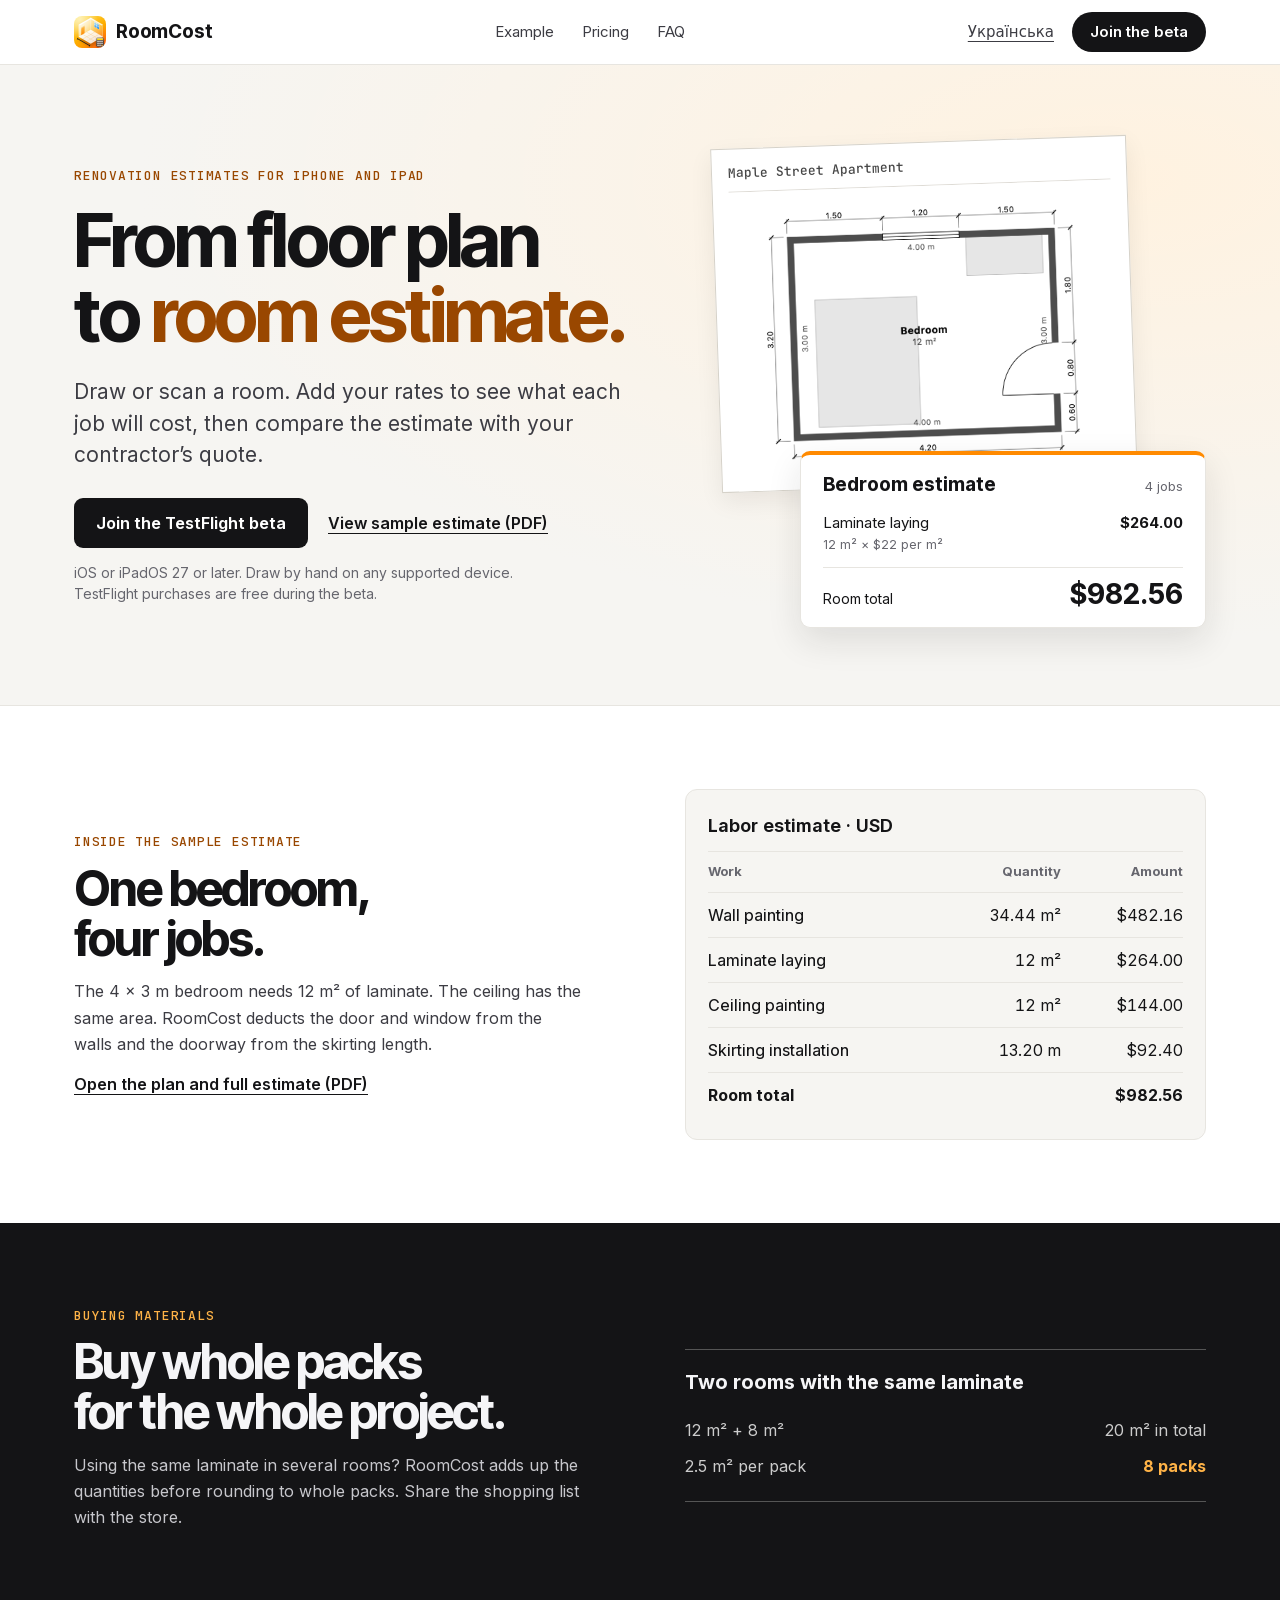
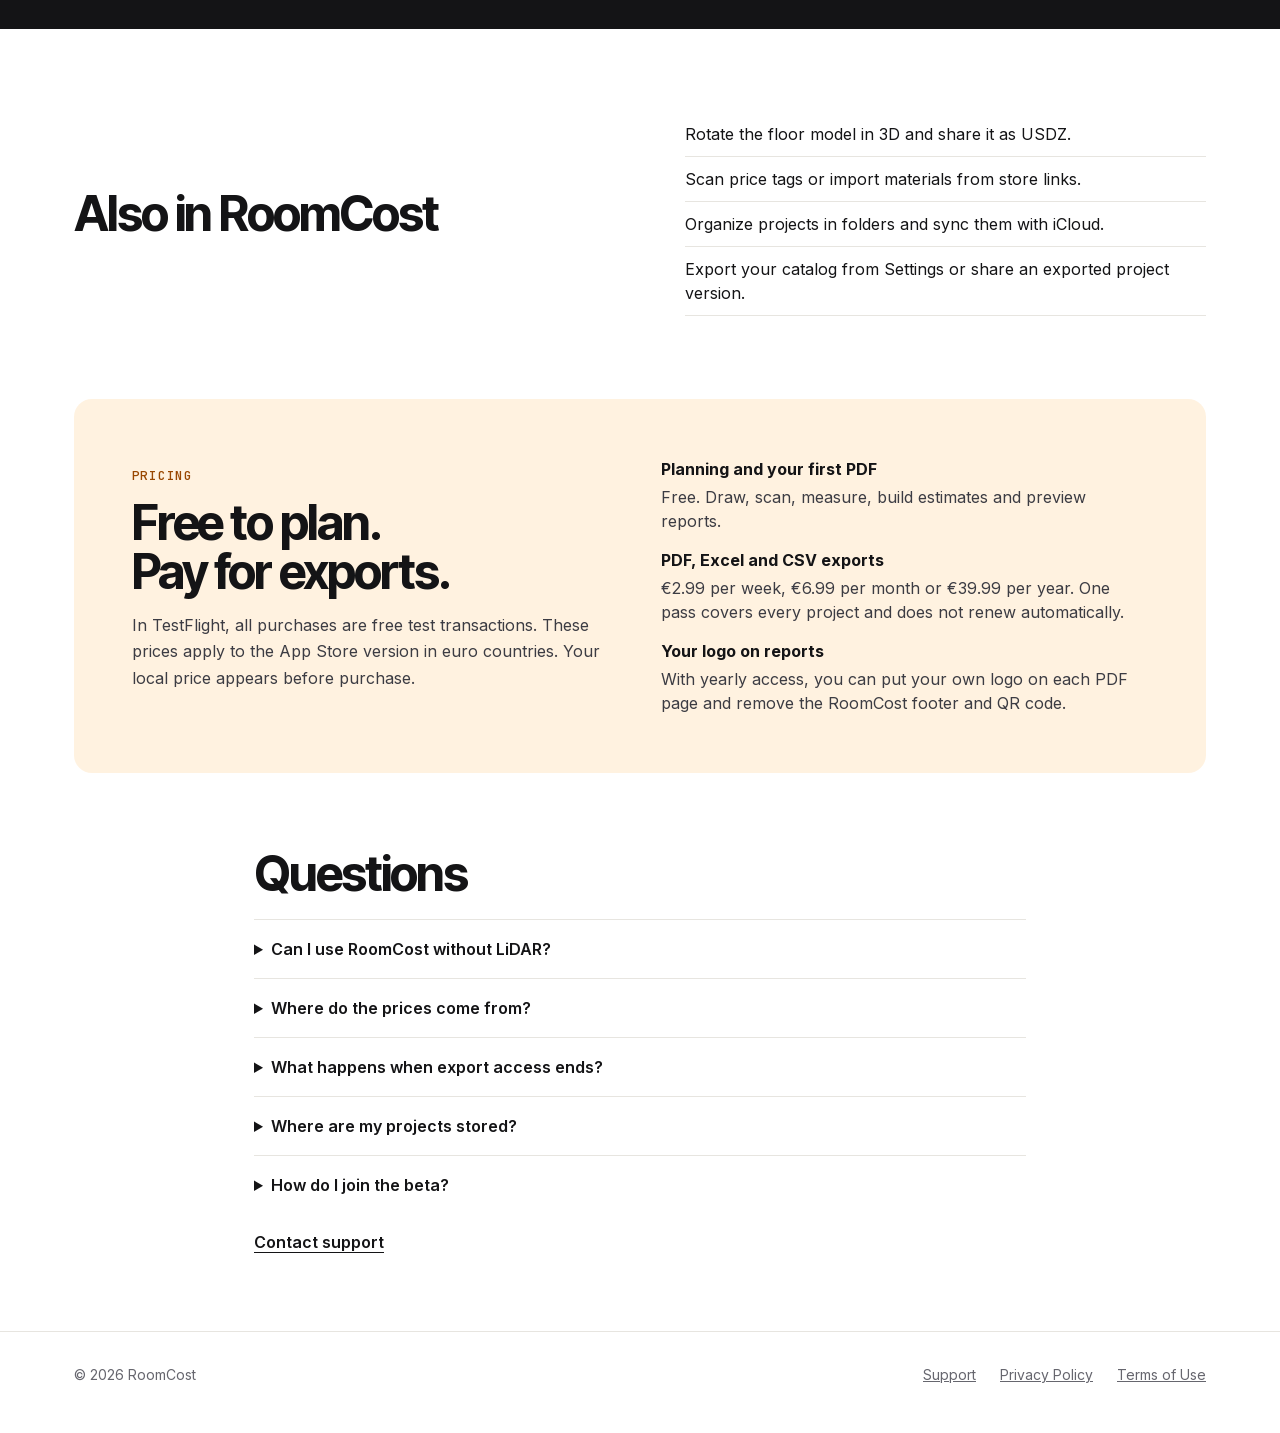
<file: index.html>
<!doctype html>
<html lang="en">
<head>
  <meta charset="utf-8">
  <meta name="viewport" content="width=device-width,initial-scale=1">
  <title>RoomCost · Room-by-room renovation estimates</title>
  <meta name="description" content="Draw or scan your floor plan, add your prices and estimate the cost of renovation. Open a sample plan and itemized PDF estimate.">
  <meta property="og:title" content="RoomCost · Room-by-room renovation estimates">
  <meta property="og:description" content="Draw or scan your floor plan, add your prices and estimate the cost of renovation. Open a sample plan and itemized PDF estimate.">
  <meta property="og:type" content="website">
  <meta property="og:locale" content="en_US">
  <meta property="og:url" content="https://roomcost.app/">
  <meta property="og:image" content="https://roomcost.app/app-icon.jpg">
  <meta name="twitter:card" content="summary">
  <link rel="canonical" href="https://roomcost.app/">
  <link rel="alternate" hreflang="en" href="https://roomcost.app/">
  <link rel="alternate" hreflang="uk" href="https://roomcost.app/uk/">
  <link rel="alternate" hreflang="x-default" href="https://roomcost.app/">
  <link rel="icon" href="favicon.png" type="image/png">
  <link rel="apple-touch-icon" href="apple-touch-icon.png">
  <link rel="preload" href="fonts/inter.woff2" as="font" type="font/woff2" crossorigin>
  <link rel="stylesheet" href="site.css?v=bedroom">
  <script type="application/ld+json">{"@context": "https://schema.org", "@type": "SoftwareApplication", "name": "RoomCost", "operatingSystem": "iOS 27+, iPadOS 27+", "applicationCategory": "UtilitiesApplication", "url": "https://roomcost.app/", "inLanguage": "en", "image": "https://roomcost.app/app-icon.jpg", "offers": {"@type": "Offer", "price": "0", "priceCurrency": "USD"}}</script>
</head>
<body>
<header class="topbar"><div class="shell">
  <a class="brand" href="./"><img src="app-icon.jpg" width="32" height="32" alt=""><span>RoomCost</span></a>
  <nav class="nav" aria-label="Main navigation"><a href="#how">Example</a><a href="#pricing">Pricing</a><a href="#faq">FAQ</a></nav>
  <div class="actions"><a class="lang" href="uk/" hreflang="uk" lang="uk">Українська</a><a class="pill" href="https://testflight.apple.com/join/Q9auX86J">Join the beta</a></div>
</div></header>
<main>
  <section class="intro"><div class="shell intro-grid">
    <div class="intro-copy">
      <p class="eyebrow">Renovation estimates for iPhone and iPad</p>
      <h1>From floor plan<br>to <em>room estimate.</em></h1>
      <p class="lead">Draw or scan a room. Add your rates to see what each job will cost, then compare the estimate with your contractor’s quote.</p>
      <div class="intro-links"><a class="primary" href="https://testflight.apple.com/join/Q9auX86J">Join the TestFlight beta</a><a class="doc-link" href="sample-estimate.pdf">View sample estimate (PDF)</a></div>
      <p class="fine">iOS or iPadOS 27 or later. Draw by hand on any supported device. TestFlight purchases are free during the beta.</p>
    </div>
    <figure class="example" aria-label="Sample bedroom plan and estimate">
      <div class="drawing"><span>Maple Street Apartment</span><img src="images/bedroom-plan-en.png" width="1020" height="798" fetchpriority="high" alt="Dimensioned plan of a 4 by 3 metre bedroom with a bed, wardrobe, door and window"></div>
      <figcaption><div class="receipt-head">Bedroom estimate<small>4 jobs</small></div>
      <div class="receipt-line"><span>Laminate laying<small>12 m² × $22 per m²</small></span><b>$264.00</b></div>
      <div class="receipt-total"><span>Room total</span><strong>$982.56</strong></div></figcaption>
    </figure>
  </div></section>

  <section class="shell walkthrough" id="how"><div>
    <p class="eyebrow">Inside the sample estimate</p>
    <h2>One bedroom,<br>four jobs.</h2>
    <p>The 4 × 3 m bedroom needs 12 m² of laminate. The ceiling has the same area. RoomCost deducts the door and window from the walls and the doorway from the skirting length.</p>
    <a class="doc-link" href="sample-estimate.pdf">Open the plan and full estimate (PDF)</a>
  </div><div class="work-table"><table><caption>Labor estimate · USD</caption><thead><tr><th>Work</th><th>Quantity</th><th>Amount</th></tr></thead><tbody>
    <tr><th>Wall painting</th><td>34.44 m²</td><td>$482.16</td></tr>
    <tr><th>Laminate laying</th><td>12 m²</td><td>$264.00</td></tr>
    <tr><th>Ceiling painting</th><td>12 m²</td><td>$144.00</td></tr>
    <tr><th>Skirting installation</th><td>13.20 m</td><td>$92.40</td></tr>
  </tbody><tfoot><tr><th colspan="2">Room total</th><td>$982.56</td></tr></tfoot></table></div></section>

  <section class="packing"><div class="shell packing-grid"><div>
    <p class="eyebrow">Buying materials</p><h2>Buy whole packs<br>for the whole project.</h2>
    <p>Using the same laminate in several rooms? RoomCost adds up the quantities before rounding to whole packs. Share the shopping list with the store.</p>
  </div><div class="pack-example"><strong>Two rooms with the same laminate</strong><div>12 m² + 8 m²<span>20 m² in total</span></div><div>2.5 m² per pack<b>8 packs</b></div></div></div></section>
  <section class="shell tools"><h2>Also in RoomCost</h2><ul>
    <li>Rotate the floor model in 3D and share it as USDZ.</li>
    <li>Scan price tags or import materials from store links.</li>
    <li>Organize projects in folders and sync them with iCloud.</li>
    <li>Export your catalog from Settings or share an exported project version.</li>
  </ul></section>

  <section id="pricing" class="shell costs"><div class="price-card"><div><p class="eyebrow">Pricing</p><h2>Free to plan.<br>Pay for exports.</h2><p>In TestFlight, all purchases are free test transactions. These prices apply to the App Store version in euro countries. Your local price appears before purchase.</p></div>
    <dl><dt>Planning and your first PDF</dt><dd>Free. Draw, scan, measure, build estimates and preview reports.</dd>
    <dt>PDF, Excel and CSV exports</dt><dd>€2.99 per week, €6.99 per month or €39.99 per year. One pass covers every project and does not renew automatically.</dd>
    <dt>Your logo on reports</dt><dd>With yearly access, you can put your own logo on each PDF page and remove the RoomCost footer and QR code.</dd></dl>
  </div></section>
  <section id="faq" class="faq"><h2>Questions</h2>
    <details><summary>Can I use RoomCost without LiDAR?</summary><p>You can draw by hand on any supported iPhone or iPad. Scanning rooms with Apple RoomPlan requires a LiDAR-equipped device.</p></details>
    <details><summary>Where do the prices come from?</summary><p>You enter rates for work and materials in your catalog. RoomCost uses the dimensions of your plan to calculate quantities. Check key measurements before ordering.</p></details>
    <details><summary>What happens when export access ends?</summary><p>Your projects and exported PDFs stay. You can share a saved PDF from export history or restore the project to that version. A new pass adds time after any access you already have.</p></details>
    <details><summary>Where are my projects stored?</summary><p>Projects stay on your device. If iCloud is enabled for RoomCost, they sync across devices signed in to the same Apple Account.</p></details>
    <details><summary>How do I join the beta?</summary><p>Install Apple’s TestFlight app on your device, then open the <a href="https://testflight.apple.com/join/Q9auX86J">RoomCost invitation</a>. You can send feedback directly from TestFlight.</p></details>
    <a class="doc-link" href="support.html">Contact support</a>
  </section>
</main>
<footer class="footer"><div class="shell">
  <span>© 2026 RoomCost</span><nav aria-label="Footer"><a href="support.html">Support</a><a href="privacy.html">Privacy Policy</a><a href="terms.html">Terms of Use</a></nav>
</div></footer>

</body>
</html>
</file>
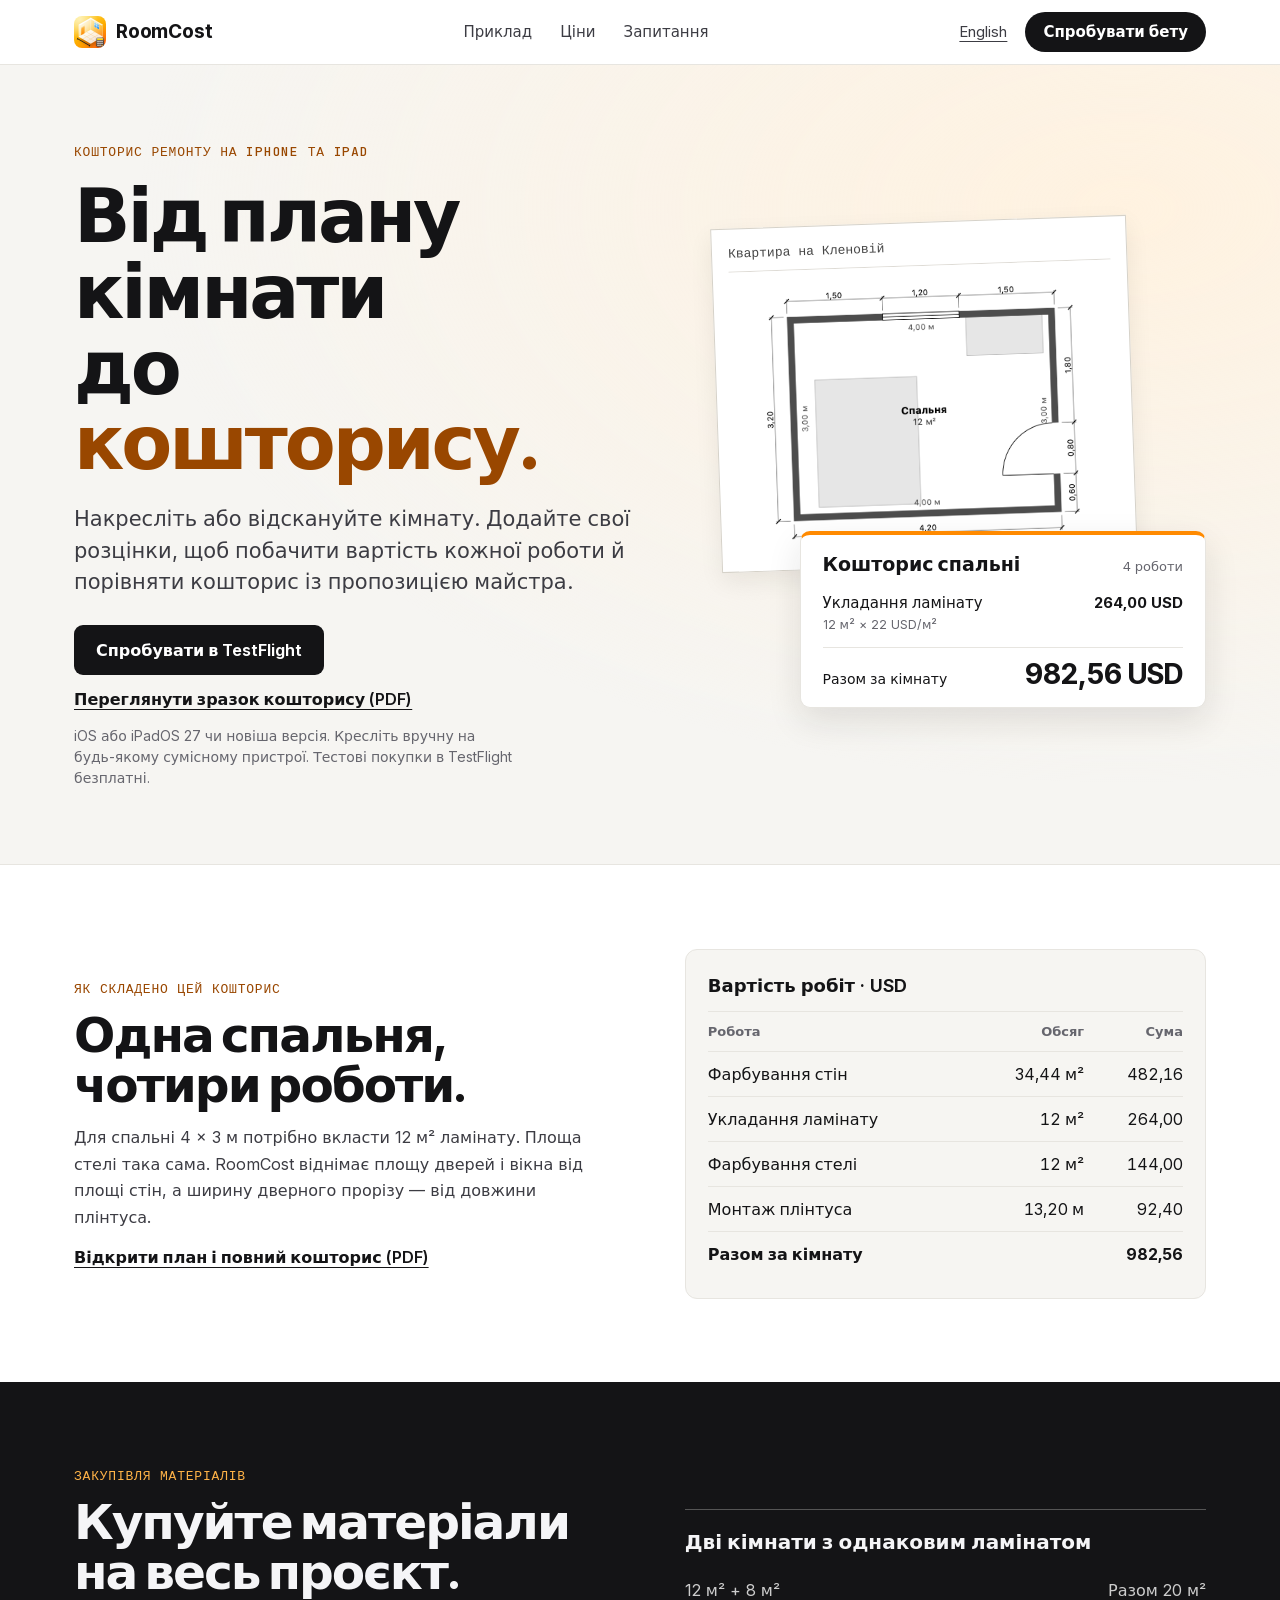
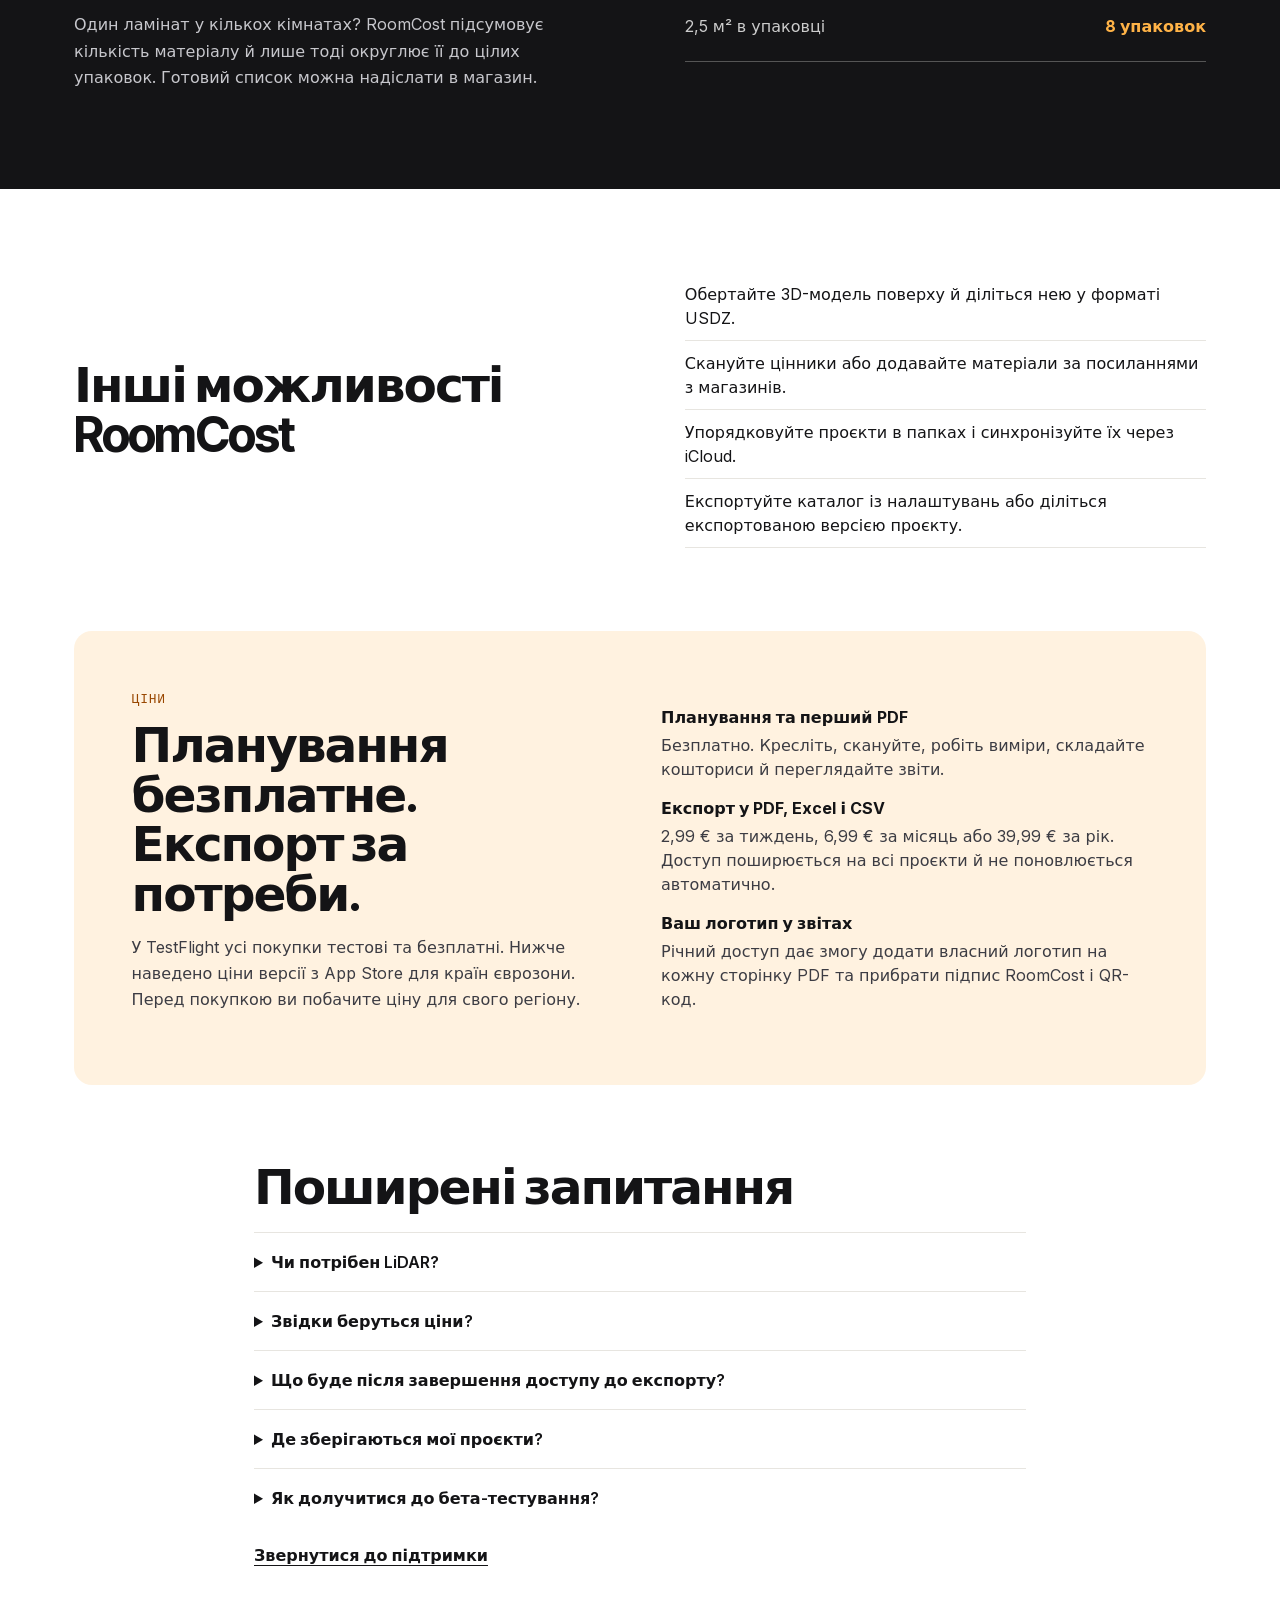
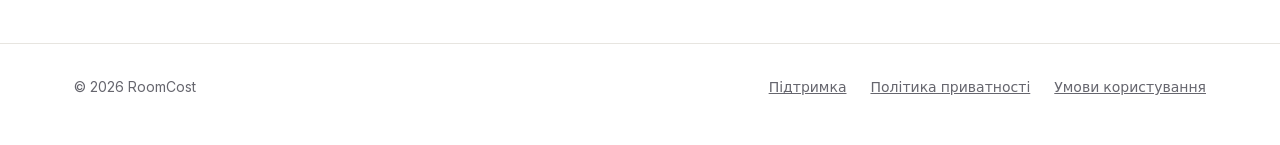
<file: uk/index.html>
<!doctype html>
<html lang="uk">
<head>
  <meta charset="utf-8">
  <meta name="viewport" content="width=device-width,initial-scale=1">
  <title>RoomCost · Кошторис ремонту за кімнатами</title>
  <meta name="description" content="Накресліть або відскануйте план, додайте власні ціни й розрахуйте вартість ремонту. Перегляньте приклад плану та кошторису в PDF.">
  <meta property="og:title" content="RoomCost · Кошторис ремонту за кімнатами">
  <meta property="og:description" content="Накресліть або відскануйте план, додайте власні ціни й розрахуйте вартість ремонту. Перегляньте приклад плану та кошторису в PDF.">
  <meta property="og:type" content="website">
  <meta property="og:locale" content="uk_UA">
  <meta property="og:url" content="https://roomcost.app/uk/">
  <meta property="og:image" content="https://roomcost.app/app-icon.jpg">
  <meta name="twitter:card" content="summary">
  <link rel="canonical" href="https://roomcost.app/uk/">
  <link rel="alternate" hreflang="en" href="https://roomcost.app/">
  <link rel="alternate" hreflang="uk" href="https://roomcost.app/uk/">
  <link rel="alternate" hreflang="x-default" href="https://roomcost.app/">
  <link rel="icon" href="../favicon.png" type="image/png">
  <link rel="apple-touch-icon" href="../apple-touch-icon.png">
  <link rel="preload" href="../fonts/inter.woff2" as="font" type="font/woff2" crossorigin>
  <link rel="stylesheet" href="../site.css?v=bedroom">
  <script type="application/ld+json">{"@context": "https://schema.org", "@type": "SoftwareApplication", "name": "RoomCost", "operatingSystem": "iOS 27+, iPadOS 27+", "applicationCategory": "UtilitiesApplication", "url": "https://roomcost.app/uk/", "inLanguage": "uk", "image": "https://roomcost.app/app-icon.jpg", "offers": {"@type": "Offer", "price": "0", "priceCurrency": "USD"}}</script>
</head>
<body>
<header class="topbar"><div class="shell">
  <a class="brand" href="./"><img src="../app-icon.jpg" width="32" height="32" alt=""><span>RoomCost</span></a>
  <nav class="nav" aria-label="Головна навігація"><a href="#how">Приклад</a><a href="#pricing">Ціни</a><a href="#faq">Запитання</a></nav>
  <div class="actions"><a class="lang" href="../" hreflang="en" lang="en">English</a><a class="pill" href="https://testflight.apple.com/join/Q9auX86J">Спробувати бету</a></div>
</div></header>
<main>
  <section class="intro"><div class="shell intro-grid">
    <div class="intro-copy">
      <p class="eyebrow">Кошторис ремонту на iPhone та iPad</p>
      <h1>Від плану кімнати<br>до <em>кошторису.</em></h1>
      <p class="lead">Накресліть або відскануйте кімнату. Додайте свої розцінки, щоб побачити вартість кожної роботи й порівняти кошторис із пропозицією майстра.</p>
      <div class="intro-links"><a class="primary" href="https://testflight.apple.com/join/Q9auX86J">Спробувати в TestFlight</a><a class="doc-link" href="sample-estimate.pdf">Переглянути зразок кошторису (PDF)</a></div>
      <p class="fine">iOS або iPadOS 27 чи новіша версія. Кресліть вручну на будь-якому сумісному пристрої. Тестові покупки в TestFlight безплатні.</p>
    </div>
    <figure class="example" aria-label="Приклад плану спальні та кошторису">
      <div class="drawing"><span>Квартира на Кленовій</span><img src="../images/bedroom-plan-uk.png" width="1020" height="798" fetchpriority="high" alt="План спальні 4 на 3 метри з ліжком, шафою, дверима та вікном"></div>
      <figcaption><div class="receipt-head">Кошторис спальні<small>4 роботи</small></div>
      <div class="receipt-line"><span>Укладання ламінату<small>12 м² × 22 USD/м²</small></span><b>264,00 USD</b></div>
      <div class="receipt-total"><span>Разом за кімнату</span><strong>982,56 USD</strong></div></figcaption>
    </figure>
  </div></section>

  <section class="shell walkthrough" id="how"><div>
    <p class="eyebrow">Як складено цей кошторис</p>
    <h2>Одна спальня,<br>чотири роботи.</h2>
    <p>Для спальні 4 × 3 м потрібно вкласти 12 м² ламінату. Площа стелі така сама. RoomCost віднімає площу дверей і вікна від площі стін, а ширину дверного прорізу — від довжини плінтуса.</p>
    <a class="doc-link" href="sample-estimate.pdf">Відкрити план і повний кошторис (PDF)</a>
  </div><div class="work-table"><table><caption>Вартість робіт · USD</caption><thead><tr><th>Робота</th><th>Обсяг</th><th>Сума</th></tr></thead><tbody>
    <tr><th>Фарбування стін</th><td>34,44 м²</td><td>482,16</td></tr>
    <tr><th>Укладання ламінату</th><td>12 м²</td><td>264,00</td></tr>
    <tr><th>Фарбування стелі</th><td>12 м²</td><td>144,00</td></tr>
    <tr><th>Монтаж плінтуса</th><td>13,20 м</td><td>92,40</td></tr>
  </tbody><tfoot><tr><th colspan="2">Разом за кімнату</th><td>982,56</td></tr></tfoot></table></div></section>

  <section class="packing"><div class="shell packing-grid"><div>
    <p class="eyebrow">Закупівля матеріалів</p><h2>Купуйте матеріали<br>на весь проєкт.</h2>
    <p>Один ламінат у кількох кімнатах? RoomCost підсумовує кількість матеріалу й лише тоді округлює її до цілих упаковок. Готовий список можна надіслати в магазин.</p>
  </div><div class="pack-example"><strong>Дві кімнати з однаковим ламінатом</strong><div>12 м² + 8 м²<span>Разом 20 м²</span></div><div>2,5 м² в упаковці<b>8 упаковок</b></div></div></div></section>
  <section class="shell tools"><h2>Інші можливості RoomCost</h2><ul>
    <li>Обертайте 3D-модель поверху й діліться нею у форматі USDZ.</li>
    <li>Скануйте цінники або додавайте матеріали за посиланнями з магазинів.</li>
    <li>Упорядковуйте проєкти в папках і синхронізуйте їх через iCloud.</li>
    <li>Експортуйте каталог із налаштувань або діліться експортованою версією проєкту.</li>
  </ul></section>

  <section id="pricing" class="shell costs"><div class="price-card"><div><p class="eyebrow">Ціни</p><h2>Планування безплатне.<br>Експорт за потреби.</h2><p>У TestFlight усі покупки тестові та безплатні. Нижче наведено ціни версії з App Store для країн єврозони. Перед покупкою ви побачите ціну для свого регіону.</p></div>
    <dl><dt>Планування та перший PDF</dt><dd>Безплатно. Кресліть, скануйте, робіть виміри, складайте кошториси й переглядайте звіти.</dd>
    <dt>Експорт у PDF, Excel і CSV</dt><dd>2,99 € за тиждень, 6,99 € за місяць або 39,99 € за рік. Доступ поширюється на всі проєкти й не поновлюється автоматично.</dd>
    <dt>Ваш логотип у звітах</dt><dd>Річний доступ дає змогу додати власний логотип на кожну сторінку PDF та прибрати підпис RoomCost і QR-код.</dd></dl>
  </div></section>
  <section id="faq" class="faq"><h2>Поширені запитання</h2>
    <details><summary>Чи потрібен LiDAR?</summary><p>На будь-якому сумісному iPhone або iPad можна креслити вручну. Для сканування кімнат через Apple RoomPlan потрібен пристрій із LiDAR.</p></details>
    <details><summary>Звідки беруться ціни?</summary><p>Ціни на роботи й матеріали ви вказуєте у своєму каталозі. RoomCost обчислює обсяги за розмірами на плані. Перед замовленням перевірте основні розміри.</p></details>
    <details><summary>Що буде після завершення доступу до експорту?</summary><p>Проєкти та експортовані PDF залишаються у вас. З історії експорту можна повторно надіслати PDF або відновити відповідну версію проєкту. Якщо придбати доступ заздалегідь, новий період почнеться після чинного.</p></details>
    <details><summary>Де зберігаються мої проєкти?</summary><p>Проєкти зберігаються на пристрої. Якщо для RoomCost увімкнено iCloud, вони синхронізуються між пристроями з тим самим обліковим записом Apple.</p></details>
    <details><summary>Як долучитися до бета-тестування?</summary><p>Установіть TestFlight від Apple, а потім відкрийте <a href="https://testflight.apple.com/join/Q9auX86J">запрошення RoomCost</a>. Відгук можна надіслати безпосередньо з TestFlight.</p></details>
    <a class="doc-link" href="support.html">Звернутися до підтримки</a>
  </section>
</main>
<footer class="footer"><div class="shell">
  <span>© 2026 RoomCost</span><nav aria-label="Нижня навігація"><a href="support.html">Підтримка</a><a href="privacy.html">Політика приватності</a><a href="terms.html">Умови користування</a></nav>
</div></footer>

</body>
</html>
</file>
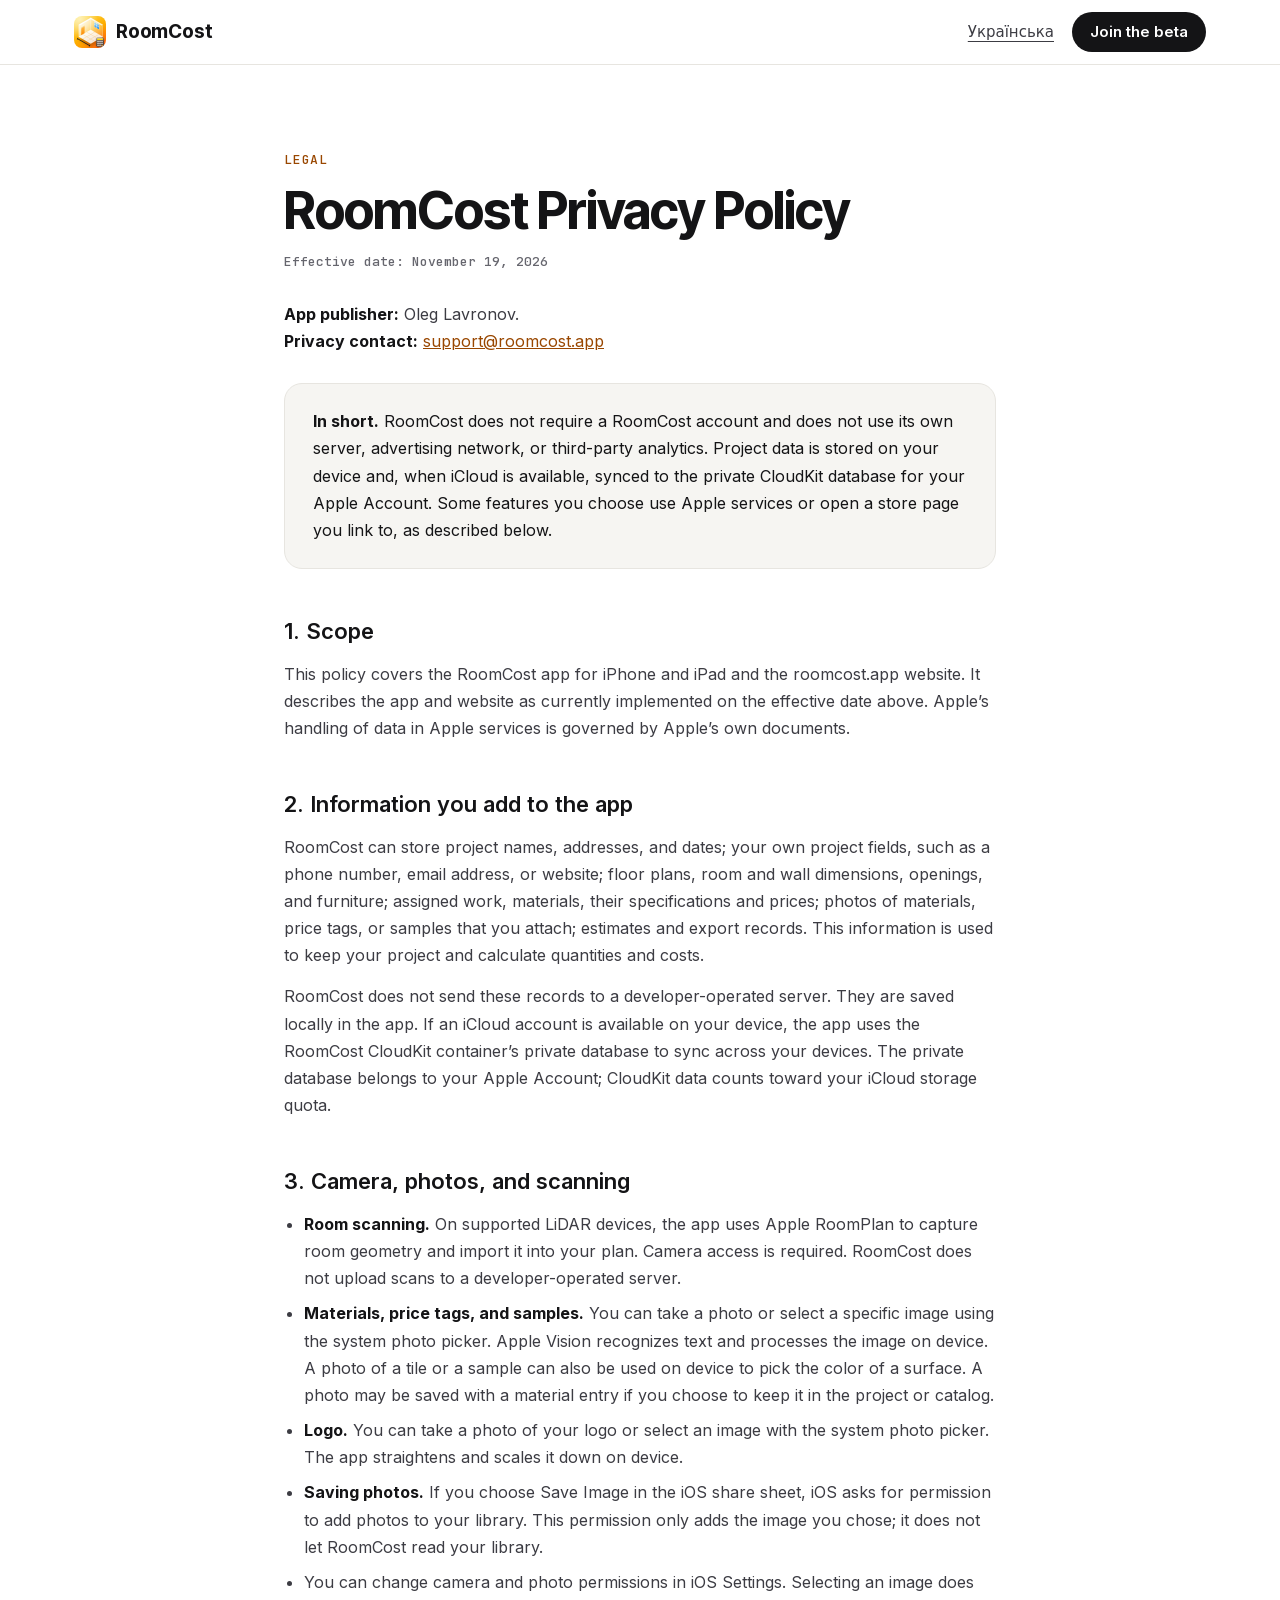
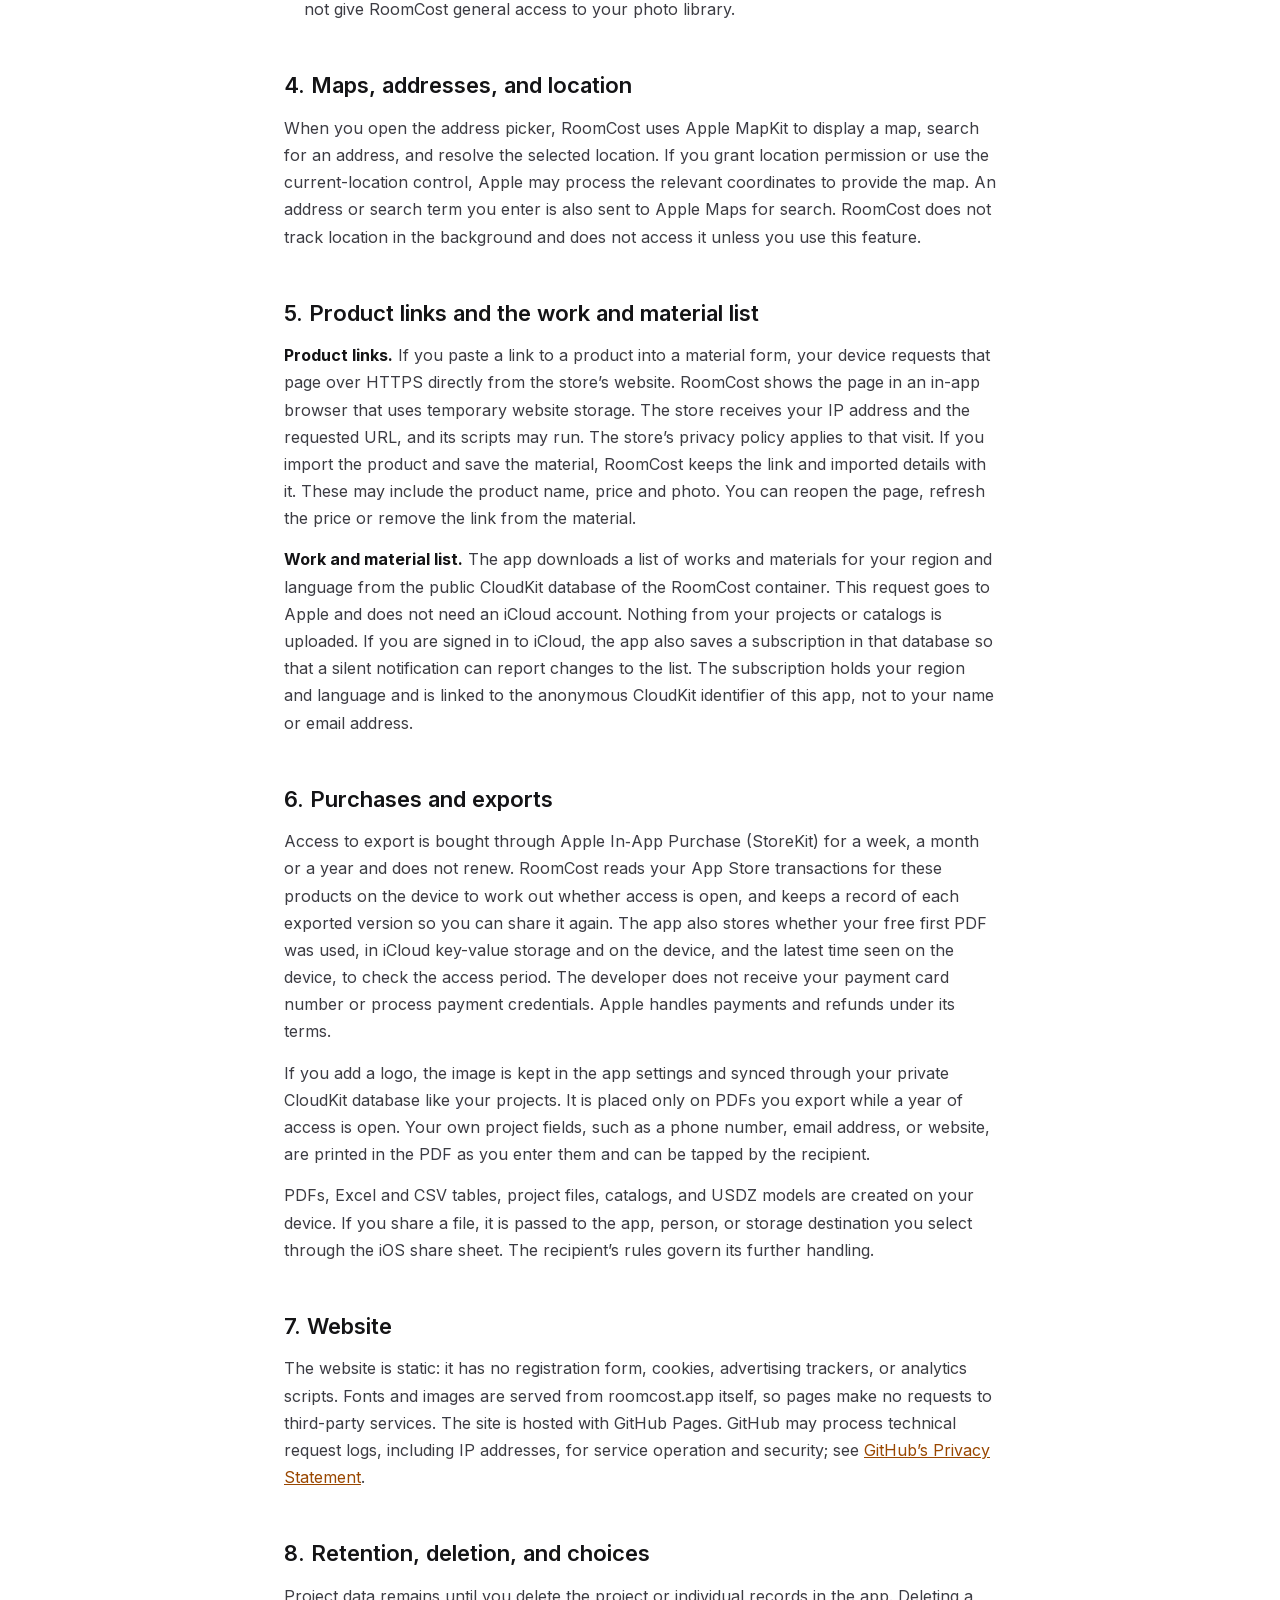
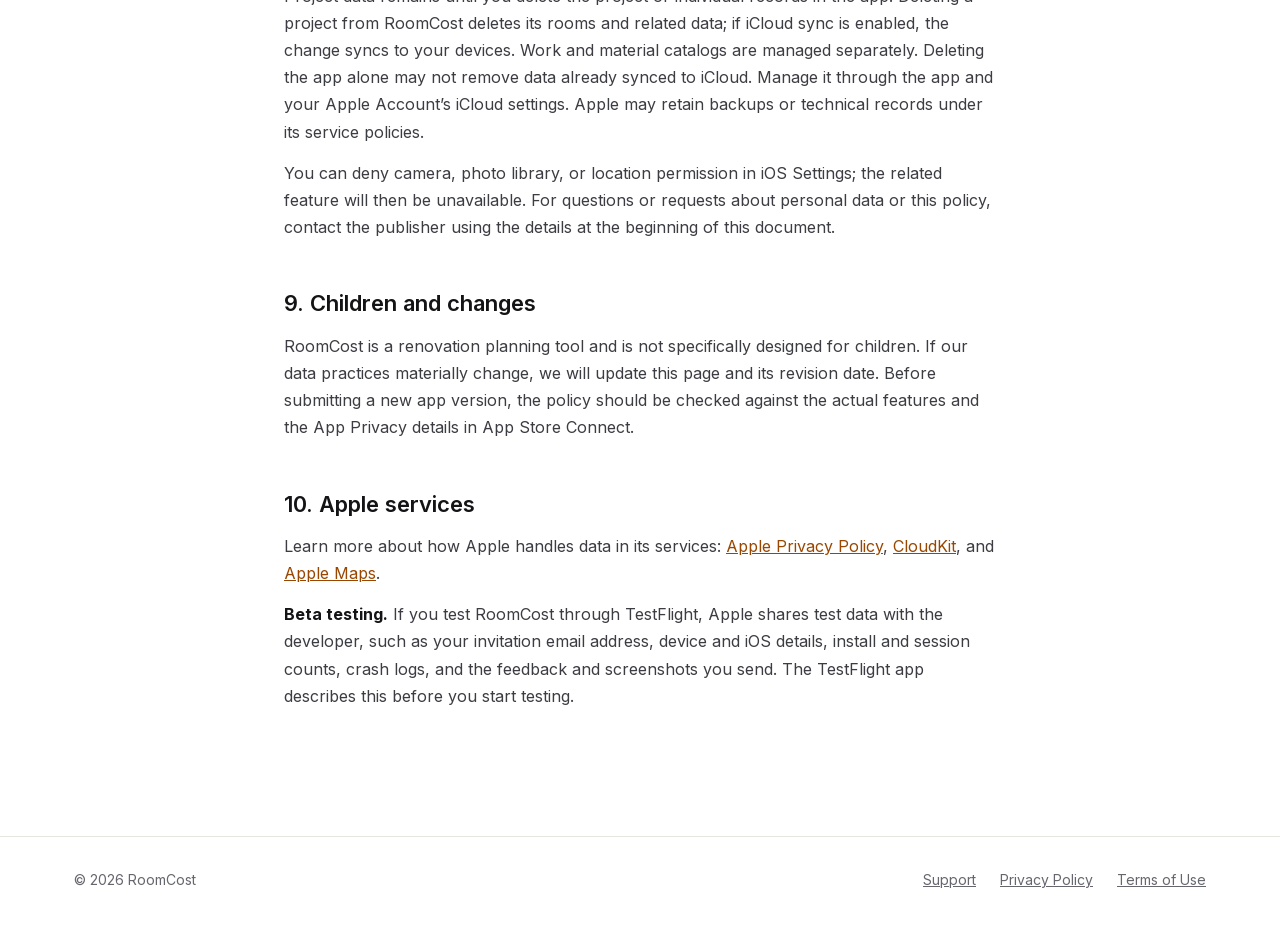
<file: privacy.html>
<!doctype html>
<html lang="en">
<head>
  <meta charset="utf-8">
  <meta name="viewport" content="width=device-width,initial-scale=1">
  <title>Privacy Policy · RoomCost</title>
  <meta name="description" content="RoomCost privacy policy: projects and iCloud, scanning, maps, product links and purchases.">
  <meta property="og:title" content="Privacy Policy · RoomCost">
  <meta property="og:description" content="RoomCost privacy policy: projects and iCloud, scanning, maps, product links and purchases.">
  <meta property="og:type" content="website">
  <meta property="og:locale" content="en_US">
  <meta property="og:url" content="https://roomcost.app/privacy.html">
  <meta property="og:image" content="https://roomcost.app/app-icon.jpg">
  <meta name="twitter:card" content="summary">
  <link rel="canonical" href="https://roomcost.app/privacy.html">
  <link rel="alternate" hreflang="en" href="https://roomcost.app/privacy.html">
  <link rel="alternate" hreflang="uk" href="https://roomcost.app/uk/privacy.html">
  <link rel="alternate" hreflang="x-default" href="https://roomcost.app/privacy.html">
  <link rel="icon" href="favicon.png" type="image/png">
  <link rel="apple-touch-icon" href="apple-touch-icon.png">
  <link rel="preload" href="fonts/inter.woff2" as="font" type="font/woff2" crossorigin>
  <link rel="stylesheet" href="site.css?v=bedroom">

</head>
<body>
<header class="topbar"><div class="shell">
  <a class="brand" href="./"><img src="app-icon.jpg" width="32" height="32" alt=""><span>RoomCost</span></a>

  <div class="actions"><a class="lang" href="uk/privacy.html" hreflang="uk" lang="uk">Українська</a><a class="pill" href="https://testflight.apple.com/join/Q9auX86J">Join the beta</a></div>
</div></header>
<main class="page">
  <span class="eyebrow">Legal</span>

    <h1>RoomCost Privacy Policy</h1>
    <p class="updated">Effective date: November 19, 2026</p>
    <p><strong>App publisher:</strong> Oleg Lavronov.<br><strong>Privacy contact:</strong> <a class="contact-email" data-user="support" data-domain="roomcost.app">support [at] roomcost [dot] app</a></p>
    <div class="callout"><strong>In short.</strong> RoomCost does not require a RoomCost account and does not use its own server, advertising network, or third-party analytics. Project data is stored on your device and, when iCloud is available, synced to the private CloudKit database for your Apple Account. Some features you choose use Apple services or open a store page you link to, as described below.</div>

    <h2>1. Scope</h2>
    <p>This policy covers the RoomCost app for iPhone and iPad and the roomcost.app website. It describes the app and website as currently implemented on the effective date above. Apple’s handling of data in Apple services is governed by Apple’s own documents.</p>

    <h2>2. Information you add to the app</h2>
    <p>RoomCost can store project names, addresses, and dates; your own project fields, such as a phone number, email address, or website; floor plans, room and wall dimensions, openings, and furniture; assigned work, materials, their specifications and prices; photos of materials, price tags, or samples that you attach; estimates and export records. This information is used to keep your project and calculate quantities and costs.</p>
    <p>RoomCost does not send these records to a developer-operated server. They are saved locally in the app. If an iCloud account is available on your device, the app uses the RoomCost CloudKit container’s private database to sync across your devices. The private database belongs to your Apple Account; CloudKit data counts toward your iCloud storage quota.</p>

    <h2>3. Camera, photos, and scanning</h2>
    <ul>
      <li><strong>Room scanning.</strong> On supported LiDAR devices, the app uses Apple RoomPlan to capture room geometry and import it into your plan. Camera access is required. RoomCost does not upload scans to a developer-operated server.</li>
      <li><strong>Materials, price tags, and samples.</strong> You can take a photo or select a specific image using the system photo picker. Apple Vision recognizes text and processes the image on device. A photo of a tile or a sample can also be used on device to pick the color of a surface. A photo may be saved with a material entry if you choose to keep it in the project or catalog.</li>
      <li><strong>Logo.</strong> You can take a photo of your logo or select an image with the system photo picker. The app straightens and scales it down on device.</li>
      <li><strong>Saving photos.</strong> If you choose Save Image in the iOS share sheet, iOS asks for permission to add photos to your library. This permission only adds the image you chose; it does not let RoomCost read your library.</li>
      <li>You can change camera and photo permissions in iOS Settings. Selecting an image does not give RoomCost general access to your photo library.</li>
    </ul>

    <h2>4. Maps, addresses, and location</h2>
    <p>When you open the address picker, RoomCost uses Apple MapKit to display a map, search for an address, and resolve the selected location. If you grant location permission or use the current-location control, Apple may process the relevant coordinates to provide the map. An address or search term you enter is also sent to Apple Maps for search. RoomCost does not track location in the background and does not access it unless you use this feature.</p>

    <h2>5. Product links and the work and material list</h2>
    <p><strong>Product links.</strong> If you paste a link to a product into a material form, your device requests that page over HTTPS directly from the store’s website. RoomCost shows the page in an in-app browser that uses temporary website storage. The store receives your IP address and the requested URL, and its scripts may run. The store’s privacy policy applies to that visit. If you import the product and save the material, RoomCost keeps the link and imported details with it. These may include the product name, price and photo. You can reopen the page, refresh the price or remove the link from the material.</p>
    <p><strong>Work and material list.</strong> The app downloads a list of works and materials for your region and language from the public CloudKit database of the RoomCost container. This request goes to Apple and does not need an iCloud account. Nothing from your projects or catalogs is uploaded. If you are signed in to iCloud, the app also saves a subscription in that database so that a silent notification can report changes to the list. The subscription holds your region and language and is linked to the anonymous CloudKit identifier of this app, not to your name or email address.</p>

    <h2>6. Purchases and exports</h2>
    <p>Access to export is bought through Apple In‑App Purchase (StoreKit) for a week, a month or a year and does not renew. RoomCost reads your App Store transactions for these products on the device to work out whether access is open, and keeps a record of each exported version so you can share it again. The app also stores whether your free first PDF was used, in iCloud key-value storage and on the device, and the latest time seen on the device, to check the access period. The developer does not receive your payment card number or process payment credentials. Apple handles payments and refunds under its terms.</p>
    <p>If you add a logo, the image is kept in the app settings and synced through your private CloudKit database like your projects. It is placed only on PDFs you export while a year of access is open. Your own project fields, such as a phone number, email address, or website, are printed in the PDF as you enter them and can be tapped by the recipient.</p>
    <p>PDFs, Excel and CSV tables, project files, catalogs, and USDZ models are created on your device. If you share a file, it is passed to the app, person, or storage destination you select through the iOS share sheet. The recipient’s rules govern its further handling.</p>

    <h2>7. Website</h2>
    <p>The website is static: it has no registration form, cookies, advertising trackers, or analytics scripts. Fonts and images are served from roomcost.app itself, so pages make no requests to third-party services. The site is hosted with GitHub Pages. GitHub may process technical request logs, including IP addresses, for service operation and security; see <a href="https://docs.github.com/en/site-policy/privacy-policies/github-general-privacy-notice">GitHub’s Privacy Statement</a>.</p>

    <h2>8. Retention, deletion, and choices</h2>
    <p>Project data remains until you delete the project or individual records in the app. Deleting a project from RoomCost deletes its rooms and related data; if iCloud sync is enabled, the change syncs to your devices. Work and material catalogs are managed separately. Deleting the app alone may not remove data already synced to iCloud. Manage it through the app and your Apple Account’s iCloud settings. Apple may retain backups or technical records under its service policies.</p>
    <p>You can deny camera, photo library, or location permission in iOS Settings; the related feature will then be unavailable. For questions or requests about personal data or this policy, contact the publisher using the details at the beginning of this document.</p>

    <h2>9. Children and changes</h2>
    <p>RoomCost is a renovation planning tool and is not specifically designed for children. If our data practices materially change, we will update this page and its revision date. Before submitting a new app version, the policy should be checked against the actual features and the App Privacy details in App Store Connect.</p>

    <h2>10. Apple services</h2>
    <p>Learn more about how Apple handles data in its services: <a href="https://www.apple.com/legal/privacy/">Apple Privacy Policy</a>, <a href="https://developer.apple.com/documentation/cloudkit">CloudKit</a>, and <a href="https://www.apple.com/legal/privacy/data/en/apple-maps/">Apple Maps</a>.</p>
    <p><strong>Beta testing.</strong> If you test RoomCost through TestFlight, Apple shares test data with the developer, such as your invitation email address, device and iOS details, install and session counts, crash logs, and the feedback and screenshots you send. The TestFlight app describes this before you start testing.</p>
</main>
<footer class="footer"><div class="shell">
  <span>© 2026 RoomCost</span><nav aria-label="Footer"><a href="support.html">Support</a><a href="privacy.html">Privacy Policy</a><a href="terms.html">Terms of Use</a></nav>
</div></footer>
<script>
document.querySelectorAll(".contact-email").forEach(a => {
  const email = a.dataset.user + "@" + a.dataset.domain;
  a.href = "mailto:" + email;
  a.textContent = email;
  a.setAttribute("aria-label", "Email RoomCost support");
});
</script>
</body>
</html>
</file>
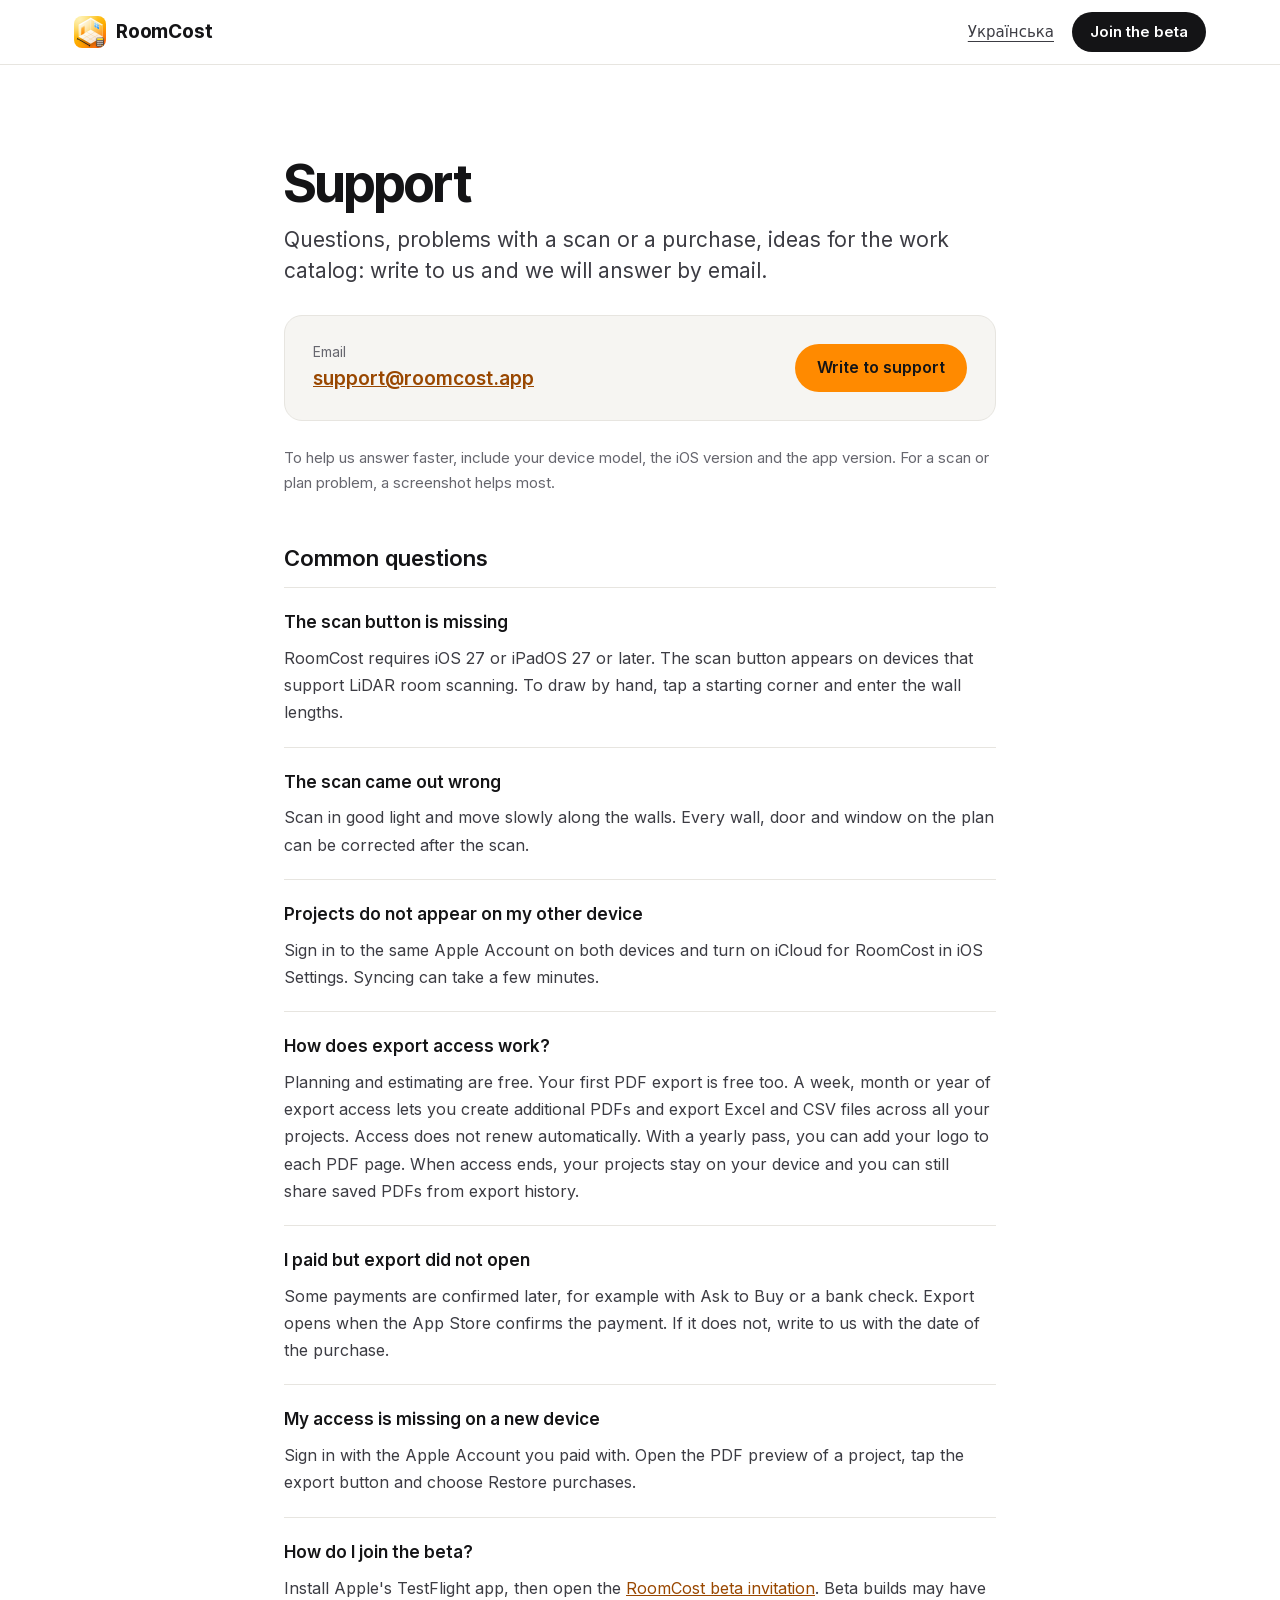
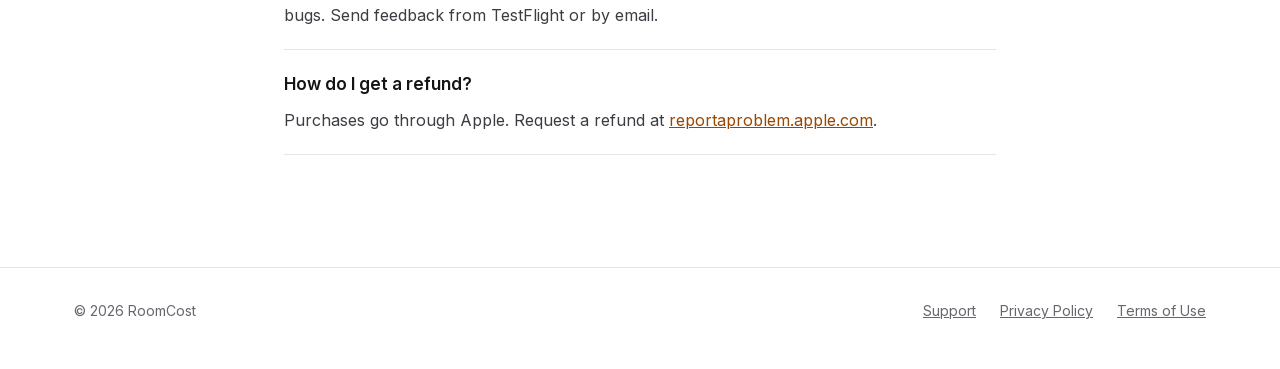
<file: support.html>
<!doctype html>
<html lang="en">
<head>
  <meta charset="utf-8">
  <meta name="viewport" content="width=device-width,initial-scale=1">
  <title>Support · RoomCost</title>
  <meta name="description" content="RoomCost support: contact, scanning, iCloud sync, PDF export access and refunds.">
  <meta property="og:title" content="Support · RoomCost">
  <meta property="og:description" content="RoomCost support: contact, scanning, iCloud sync, PDF export access and refunds.">
  <meta property="og:type" content="website">
  <meta property="og:locale" content="en_US">
  <meta property="og:url" content="https://roomcost.app/support.html">
  <meta property="og:image" content="https://roomcost.app/app-icon.jpg">
  <meta name="twitter:card" content="summary">
  <link rel="canonical" href="https://roomcost.app/support.html">
  <link rel="alternate" hreflang="en" href="https://roomcost.app/support.html">
  <link rel="alternate" hreflang="uk" href="https://roomcost.app/uk/support.html">
  <link rel="alternate" hreflang="x-default" href="https://roomcost.app/support.html">
  <link rel="icon" href="favicon.png" type="image/png">
  <link rel="apple-touch-icon" href="apple-touch-icon.png">
  <link rel="preload" href="fonts/inter.woff2" as="font" type="font/woff2" crossorigin>
  <link rel="stylesheet" href="site.css?v=bedroom">

</head>
<body>
<header class="topbar"><div class="shell">
  <a class="brand" href="./"><img src="app-icon.jpg" width="32" height="32" alt=""><span>RoomCost</span></a>

  <div class="actions"><a class="lang" href="uk/support.html" hreflang="uk" lang="uk">Українська</a><a class="pill" href="https://testflight.apple.com/join/Q9auX86J">Join the beta</a></div>
</div></header>
<main class="page">
  <h1>Support</h1>
  <p class="lead">Questions, problems with a scan or a purchase, ideas for the work catalog: write to us and we will answer by email.</p>

  <div class="callout contact">
    <div>
      <span>Email</span>
      <a class="contact-email address" data-user="support" data-domain="roomcost.app">support [at] roomcost [dot] app</a>
    </div>
    <a class="contact-email button-accent" data-user="support" data-domain="roomcost.app">Write to support</a>
  </div>

  <p class="note">To help us answer faster, include your device model, the iOS version and the app version. For a scan or plan problem, a screenshot helps most.</p>

  <h2>Common questions</h2>
  <div class="topic"><h3>The scan button is missing</h3><p>RoomCost requires iOS 27 or iPadOS 27 or later. The scan button appears on devices that support LiDAR room scanning. To draw by hand, tap a starting corner and enter the wall lengths.</p></div>
  <div class="topic"><h3>The scan came out wrong</h3><p>Scan in good light and move slowly along the walls. Every wall, door and window on the plan can be corrected after the scan.</p></div>
  <div class="topic"><h3>Projects do not appear on my other device</h3><p>Sign in to the same Apple Account on both devices and turn on iCloud for RoomCost in iOS Settings. Syncing can take a few minutes.</p></div>
  <div class="topic"><h3>How does export access work?</h3><p>Planning and estimating are free. Your first PDF export is free too. A week, month or year of export access lets you create additional PDFs and export Excel and CSV files across all your projects. Access does not renew automatically. With a yearly pass, you can add your logo to each PDF page. When access ends, your projects stay on your device and you can still share saved PDFs from export history.</p></div>
  <div class="topic"><h3>I paid but export did not open</h3><p>Some payments are confirmed later, for example with Ask to Buy or a bank check. Export opens when the App Store confirms the payment. If it does not, write to us with the date of the purchase.</p></div>
  <div class="topic"><h3>My access is missing on a new device</h3><p>Sign in with the Apple Account you paid with. Open the PDF preview of a project, tap the export button and choose Restore purchases.</p></div>
  <div class="topic"><h3>How do I join the beta?</h3><p>Install Apple's TestFlight app, then open the <a href="https://testflight.apple.com/join/Q9auX86J">RoomCost beta invitation</a>. Beta builds may have bugs. Send feedback from TestFlight or by email.</p></div>
  <div class="topic"><h3>How do I get a refund?</h3><p>Purchases go through Apple. Request a refund at <a href="https://reportaproblem.apple.com">reportaproblem.apple.com</a>.</p></div>
</main>
<footer class="footer"><div class="shell">
  <span>© 2026 RoomCost</span><nav aria-label="Footer"><a href="support.html">Support</a><a href="privacy.html">Privacy Policy</a><a href="terms.html">Terms of Use</a></nav>
</div></footer>
<script>
document.querySelectorAll(".contact-email").forEach(a => {
  const email = a.dataset.user + "@" + a.dataset.domain;
  a.href = "mailto:" + email;
  if (a.textContent.includes("[at]")) a.textContent = email;
});
</script>
</body>
</html>
</file>
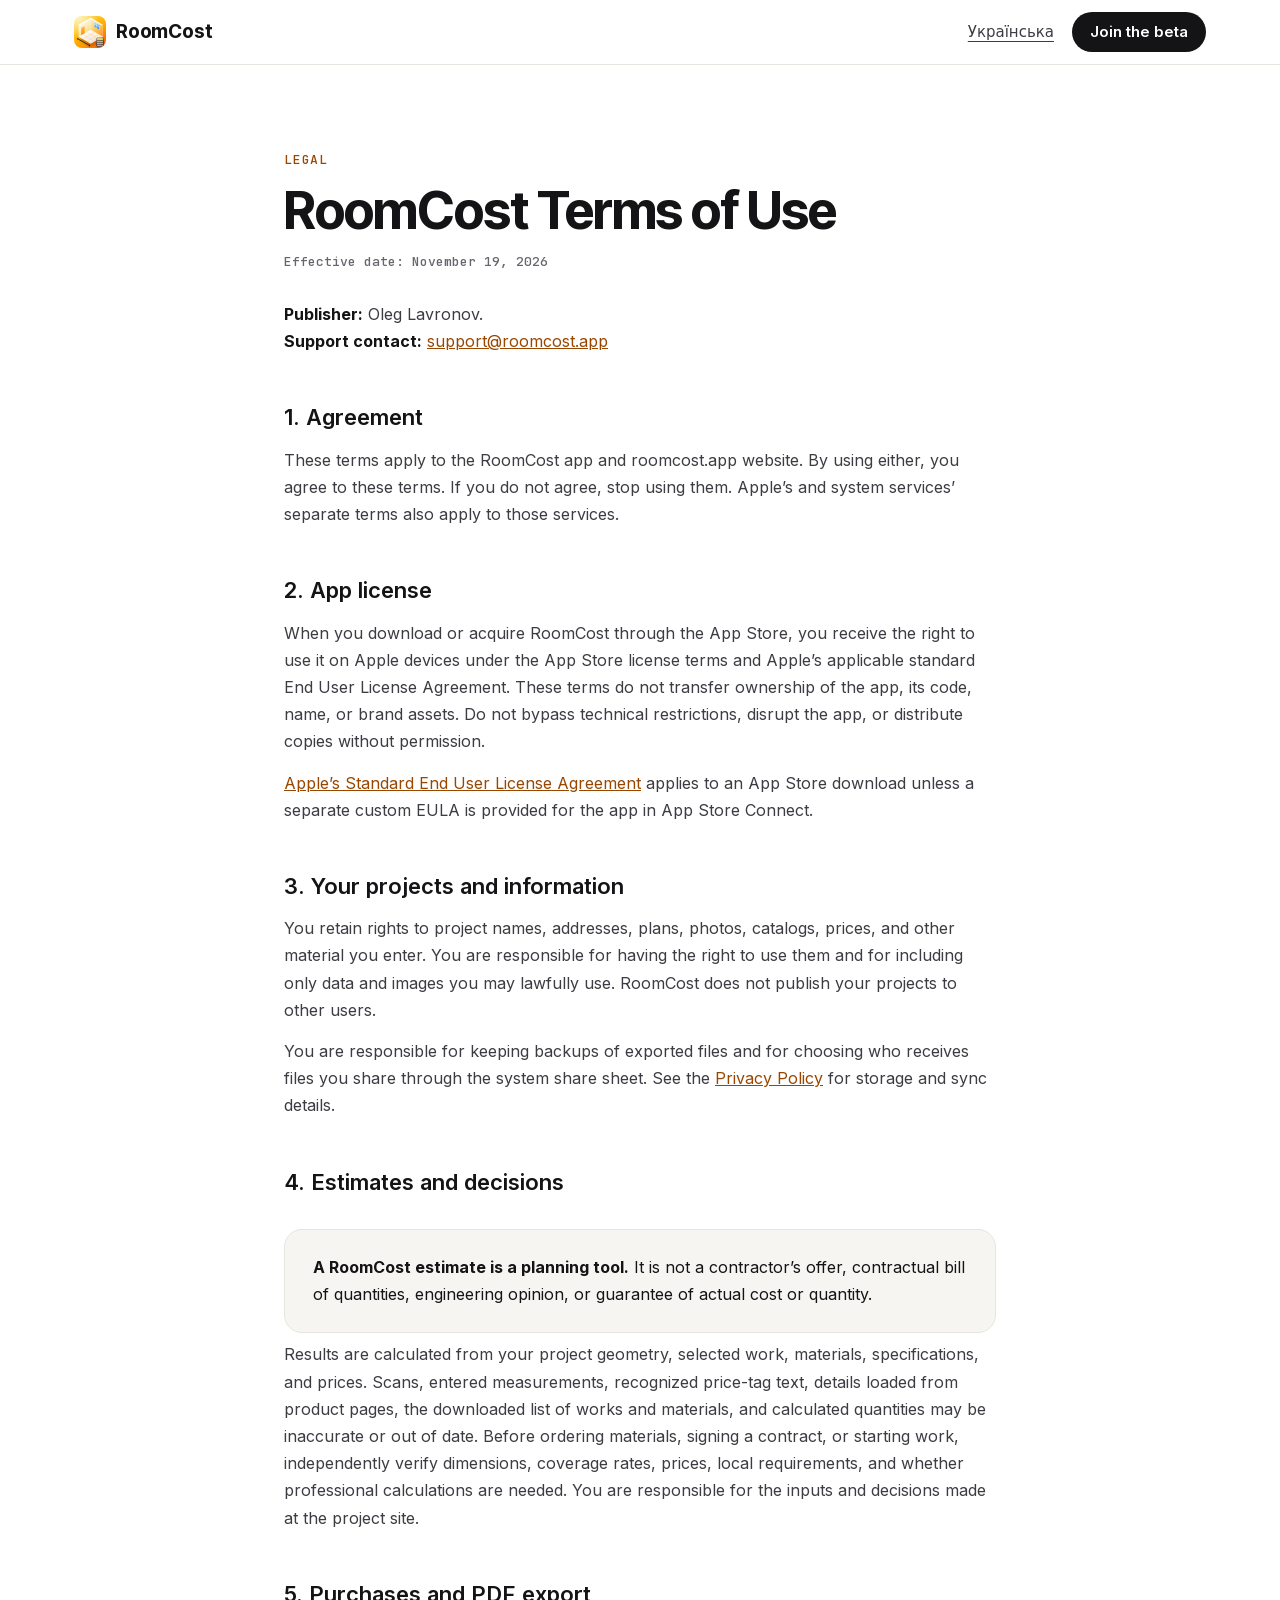
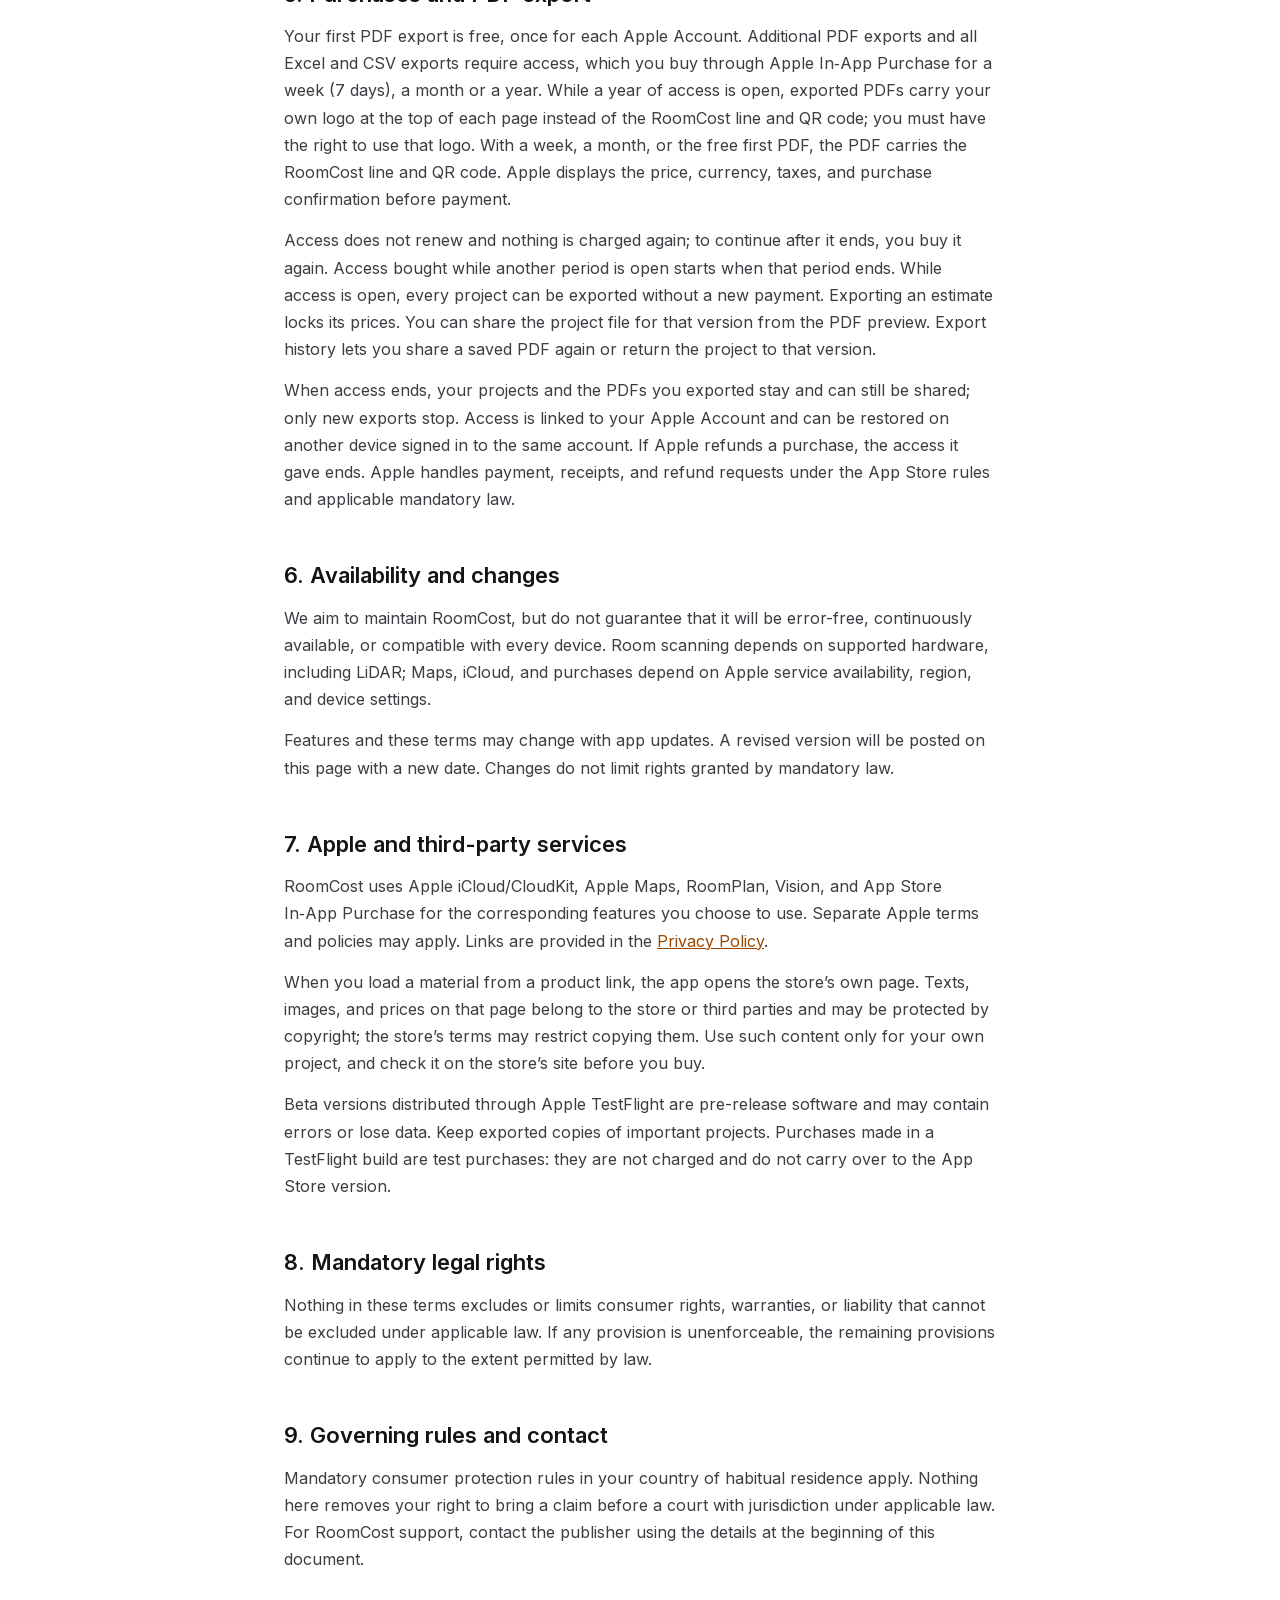
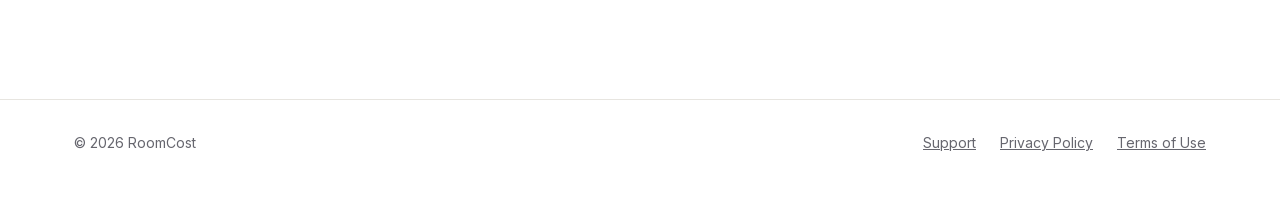
<file: terms.html>
<!doctype html>
<html lang="en">
<head>
  <meta charset="utf-8">
  <meta name="viewport" content="width=device-width,initial-scale=1">
  <title>Terms of Use · RoomCost</title>
  <meta name="description" content="RoomCost terms of use: license, your projects, estimates, PDF export access and liability.">
  <meta property="og:title" content="Terms of Use · RoomCost">
  <meta property="og:description" content="RoomCost terms of use: license, your projects, estimates, PDF export access and liability.">
  <meta property="og:type" content="website">
  <meta property="og:locale" content="en_US">
  <meta property="og:url" content="https://roomcost.app/terms.html">
  <meta property="og:image" content="https://roomcost.app/app-icon.jpg">
  <meta name="twitter:card" content="summary">
  <link rel="canonical" href="https://roomcost.app/terms.html">
  <link rel="alternate" hreflang="en" href="https://roomcost.app/terms.html">
  <link rel="alternate" hreflang="uk" href="https://roomcost.app/uk/terms.html">
  <link rel="alternate" hreflang="x-default" href="https://roomcost.app/terms.html">
  <link rel="icon" href="favicon.png" type="image/png">
  <link rel="apple-touch-icon" href="apple-touch-icon.png">
  <link rel="preload" href="fonts/inter.woff2" as="font" type="font/woff2" crossorigin>
  <link rel="stylesheet" href="site.css?v=bedroom">

</head>
<body>
<header class="topbar"><div class="shell">
  <a class="brand" href="./"><img src="app-icon.jpg" width="32" height="32" alt=""><span>RoomCost</span></a>

  <div class="actions"><a class="lang" href="uk/terms.html" hreflang="uk" lang="uk">Українська</a><a class="pill" href="https://testflight.apple.com/join/Q9auX86J">Join the beta</a></div>
</div></header>
<main class="page">
  <span class="eyebrow">Legal</span>

    <h1>RoomCost Terms of Use</h1>
    <p class="updated">Effective date: November 19, 2026</p>
    <p><strong>Publisher:</strong> Oleg Lavronov.<br><strong>Support contact:</strong> <a class="contact-email" data-user="support" data-domain="roomcost.app">support [at] roomcost [dot] app</a></p>

    <h2>1. Agreement</h2>
    <p>These terms apply to the RoomCost app and roomcost.app website. By using either, you agree to these terms. If you do not agree, stop using them. Apple’s and system services’ separate terms also apply to those services.</p>

    <h2>2. App license</h2>
    <p>When you download or acquire RoomCost through the App Store, you receive the right to use it on Apple devices under the App Store license terms and Apple’s applicable standard End User License Agreement. These terms do not transfer ownership of the app, its code, name, or brand assets. Do not bypass technical restrictions, disrupt the app, or distribute copies without permission.</p>
    <p><a href="https://www.apple.com/legal/internet-services/itunes/dev/stdeula/">Apple’s Standard End User License Agreement</a> applies to an App Store download unless a separate custom EULA is provided for the app in App Store Connect.</p>

    <h2>3. Your projects and information</h2>
    <p>You retain rights to project names, addresses, plans, photos, catalogs, prices, and other material you enter. You are responsible for having the right to use them and for including only data and images you may lawfully use. RoomCost does not publish your projects to other users.</p>
    <p>You are responsible for keeping backups of exported files and for choosing who receives files you share through the system share sheet. See the <a href="privacy.html">Privacy Policy</a> for storage and sync details.</p>

    <h2>4. Estimates and decisions</h2>
    <div class="callout"><strong>A RoomCost estimate is a planning tool.</strong> It is not a contractor’s offer, contractual bill of quantities, engineering opinion, or guarantee of actual cost or quantity.</div>
    <p>Results are calculated from your project geometry, selected work, materials, specifications, and prices. Scans, entered measurements, recognized price-tag text, details loaded from product pages, the downloaded list of works and materials, and calculated quantities may be inaccurate or out of date. Before ordering materials, signing a contract, or starting work, independently verify dimensions, coverage rates, prices, local requirements, and whether professional calculations are needed. You are responsible for the inputs and decisions made at the project site.</p>

    <h2>5. Purchases and PDF export</h2>
    <p>Your first PDF export is free, once for each Apple Account. Additional PDF exports and all Excel and CSV exports require access, which you buy through Apple In‑App Purchase for a week (7 days), a month or a year. While a year of access is open, exported PDFs carry your own logo at the top of each page instead of the RoomCost line and QR code; you must have the right to use that logo. With a week, a month, or the free first PDF, the PDF carries the RoomCost line and QR code. Apple displays the price, currency, taxes, and purchase confirmation before payment.</p>
    <p>Access does not renew and nothing is charged again; to continue after it ends, you buy it again. Access bought while another period is open starts when that period ends. While access is open, every project can be exported without a new payment. Exporting an estimate locks its prices. You can share the project file for that version from the PDF preview. Export history lets you share a saved PDF again or return the project to that version.</p>
    <p>When access ends, your projects and the PDFs you exported stay and can still be shared; only new exports stop. Access is linked to your Apple Account and can be restored on another device signed in to the same account. If Apple refunds a purchase, the access it gave ends. Apple handles payment, receipts, and refund requests under the App Store rules and applicable mandatory law.</p>

    <h2>6. Availability and changes</h2>
    <p>We aim to maintain RoomCost, but do not guarantee that it will be error-free, continuously available, or compatible with every device. Room scanning depends on supported hardware, including LiDAR; Maps, iCloud, and purchases depend on Apple service availability, region, and device settings.</p>
    <p>Features and these terms may change with app updates. A revised version will be posted on this page with a new date. Changes do not limit rights granted by mandatory law.</p>

    <h2>7. Apple and third-party services</h2>
    <p>RoomCost uses Apple iCloud/CloudKit, Apple Maps, RoomPlan, Vision, and App Store In‑App Purchase for the corresponding features you choose to use. Separate Apple terms and policies may apply. Links are provided in the <a href="privacy.html">Privacy Policy</a>.</p>
    <p>When you load a material from a product link, the app opens the store’s own page. Texts, images, and prices on that page belong to the store or third parties and may be protected by copyright; the store’s terms may restrict copying them. Use such content only for your own project, and check it on the store’s site before you buy.</p>
    <p>Beta versions distributed through Apple TestFlight are pre-release software and may contain errors or lose data. Keep exported copies of important projects. Purchases made in a TestFlight build are test purchases: they are not charged and do not carry over to the App Store version.</p>

    <h2>8. Mandatory legal rights</h2>
    <p>Nothing in these terms excludes or limits consumer rights, warranties, or liability that cannot be excluded under applicable law. If any provision is unenforceable, the remaining provisions continue to apply to the extent permitted by law.</p>

    <h2>9. Governing rules and contact</h2>
    <p>Mandatory consumer protection rules in your country of habitual residence apply. Nothing here removes your right to bring a claim before a court with jurisdiction under applicable law. For RoomCost support, contact the publisher using the details at the beginning of this document.</p>
</main>
<footer class="footer"><div class="shell">
  <span>© 2026 RoomCost</span><nav aria-label="Footer"><a href="support.html">Support</a><a href="privacy.html">Privacy Policy</a><a href="terms.html">Terms of Use</a></nav>
</div></footer>
<script>
document.querySelectorAll(".contact-email").forEach(a => {
  const email = a.dataset.user + "@" + a.dataset.domain;
  a.href = "mailto:" + email;
  a.textContent = email;
  a.setAttribute("aria-label", "Email RoomCost support");
});
</script>
</body>
</html>
</file>
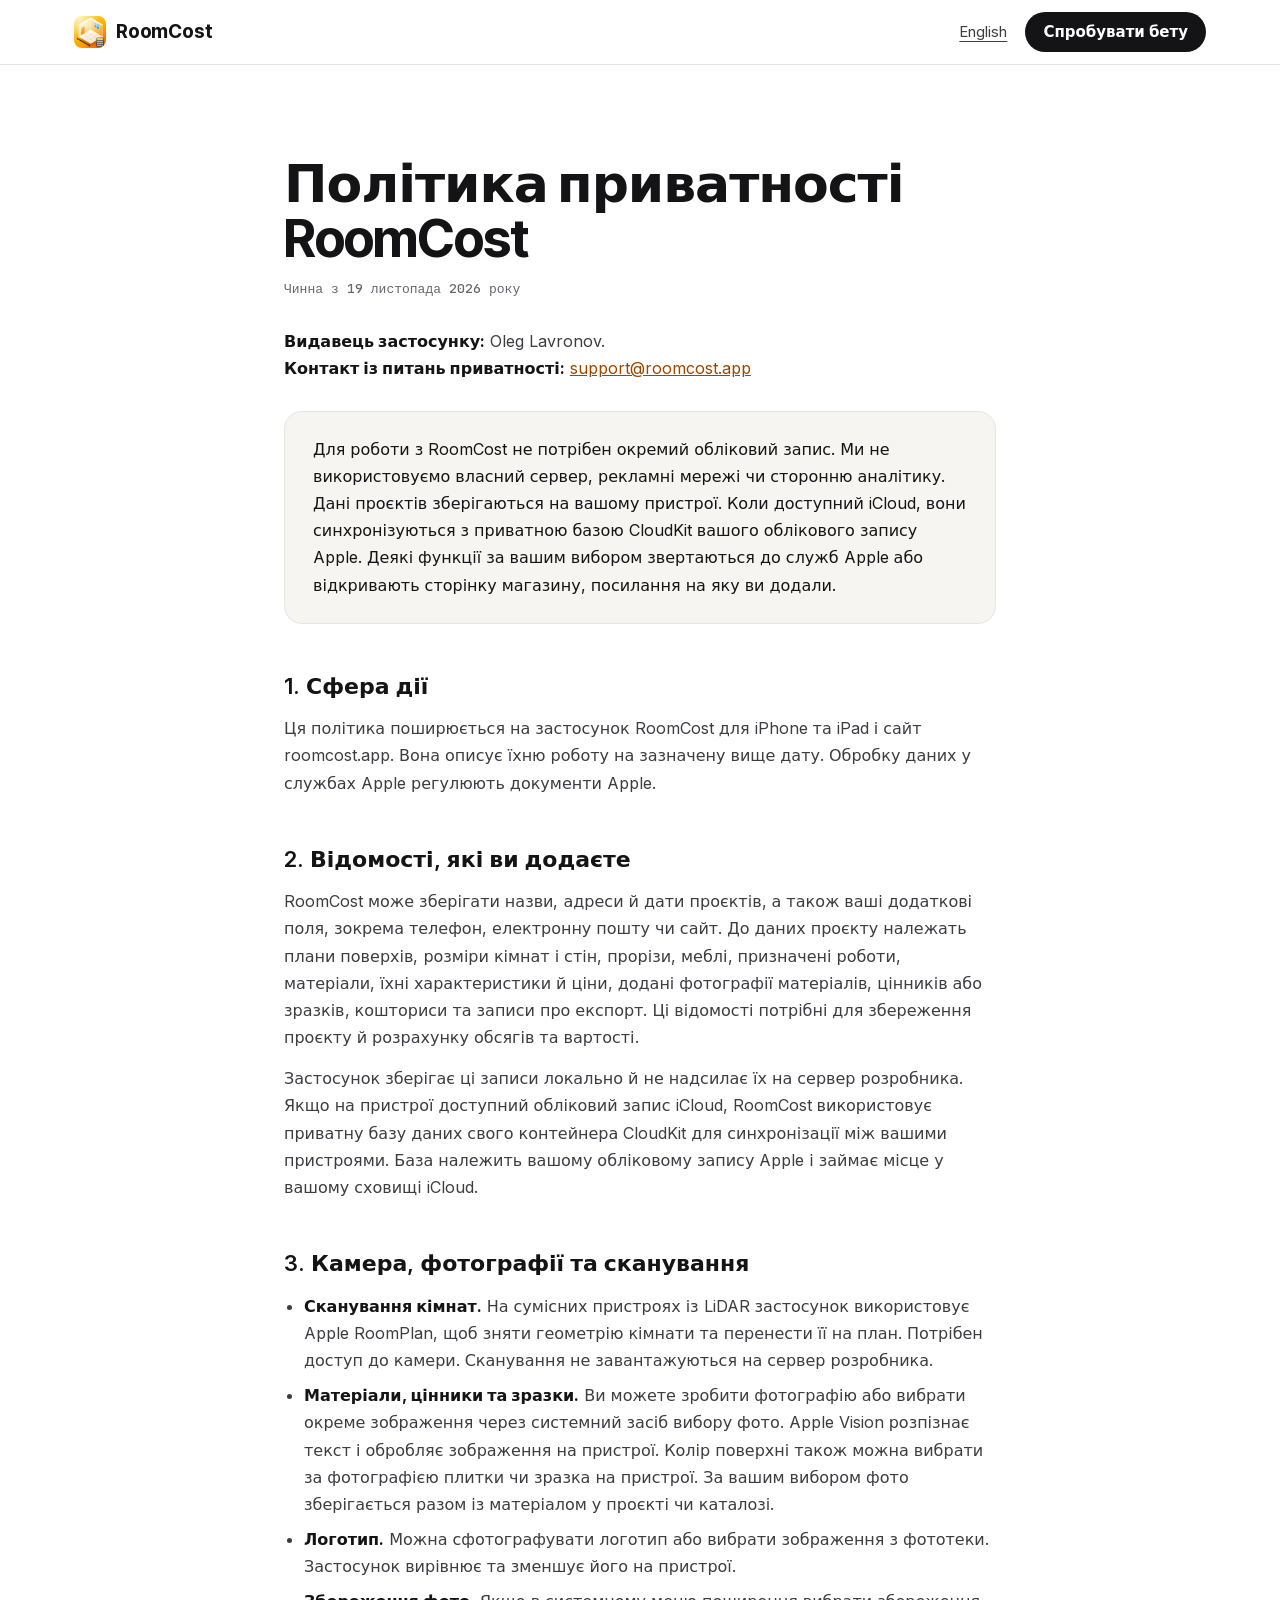
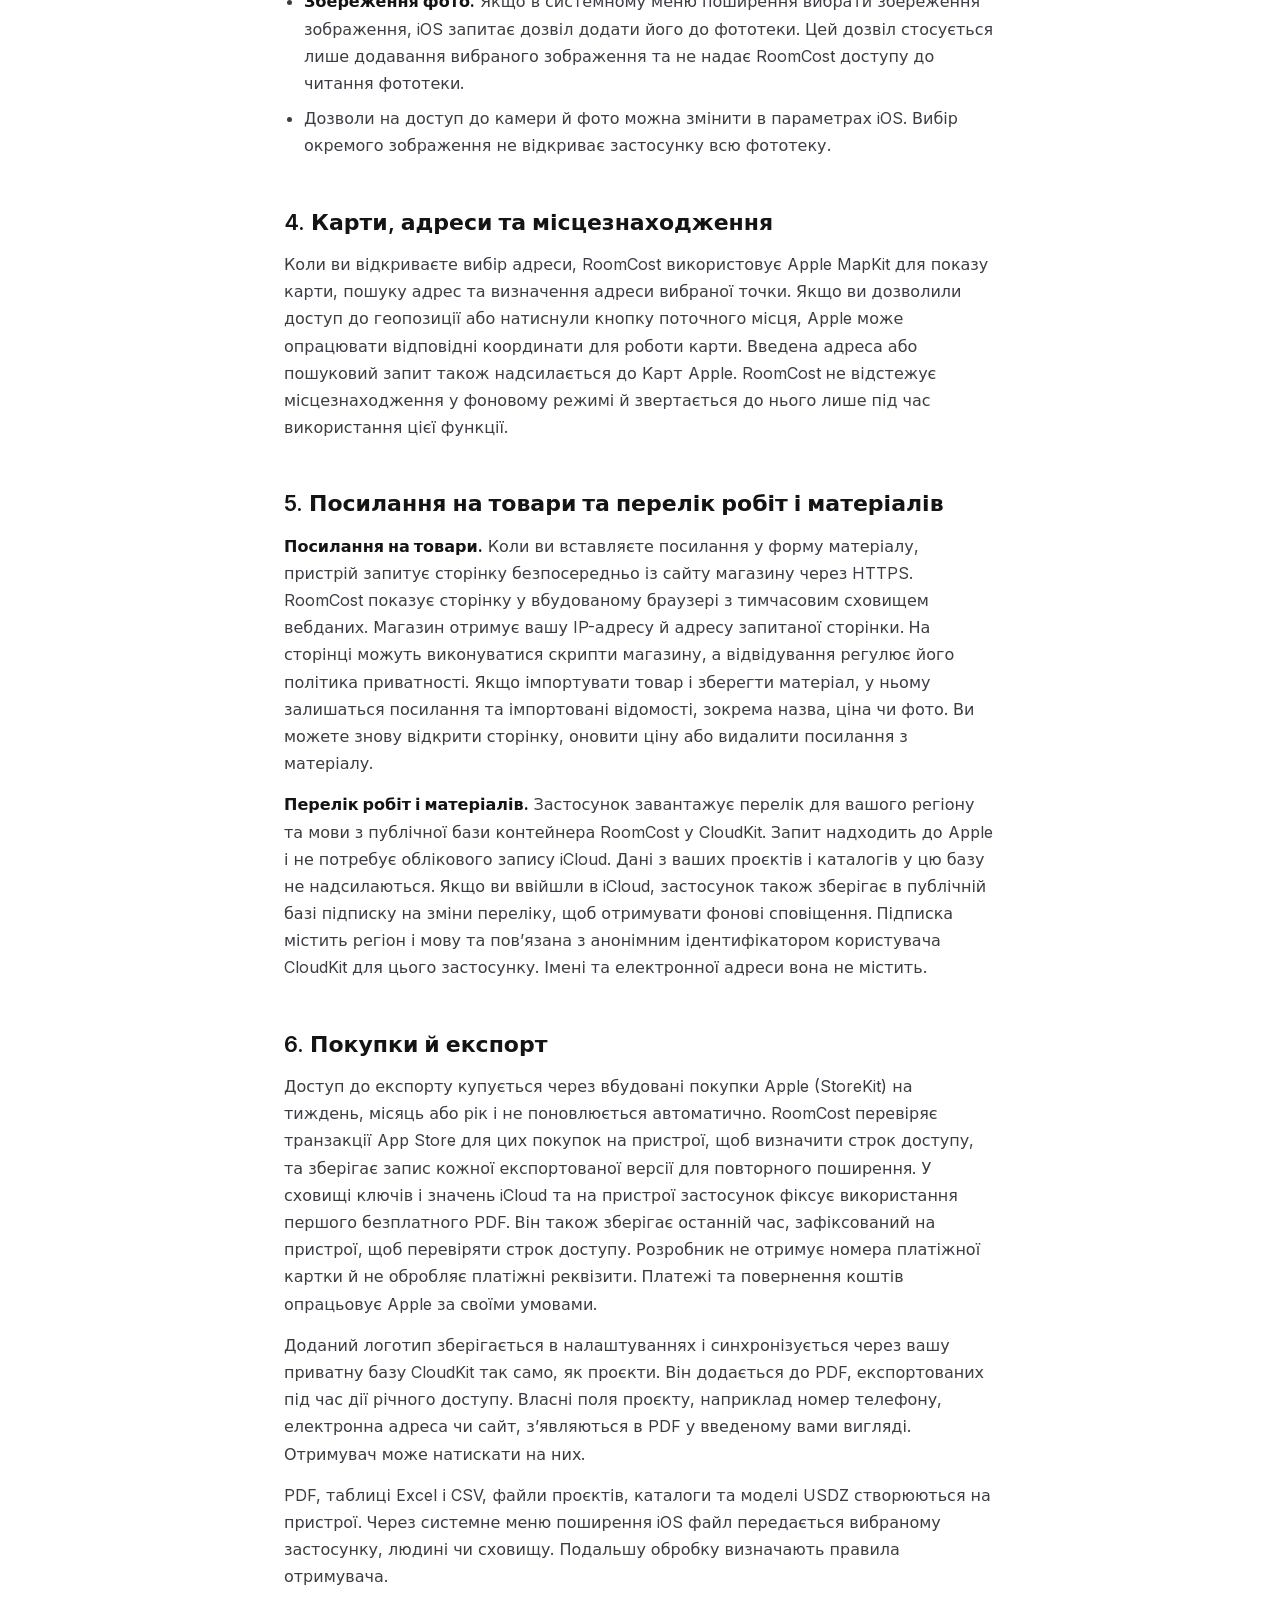
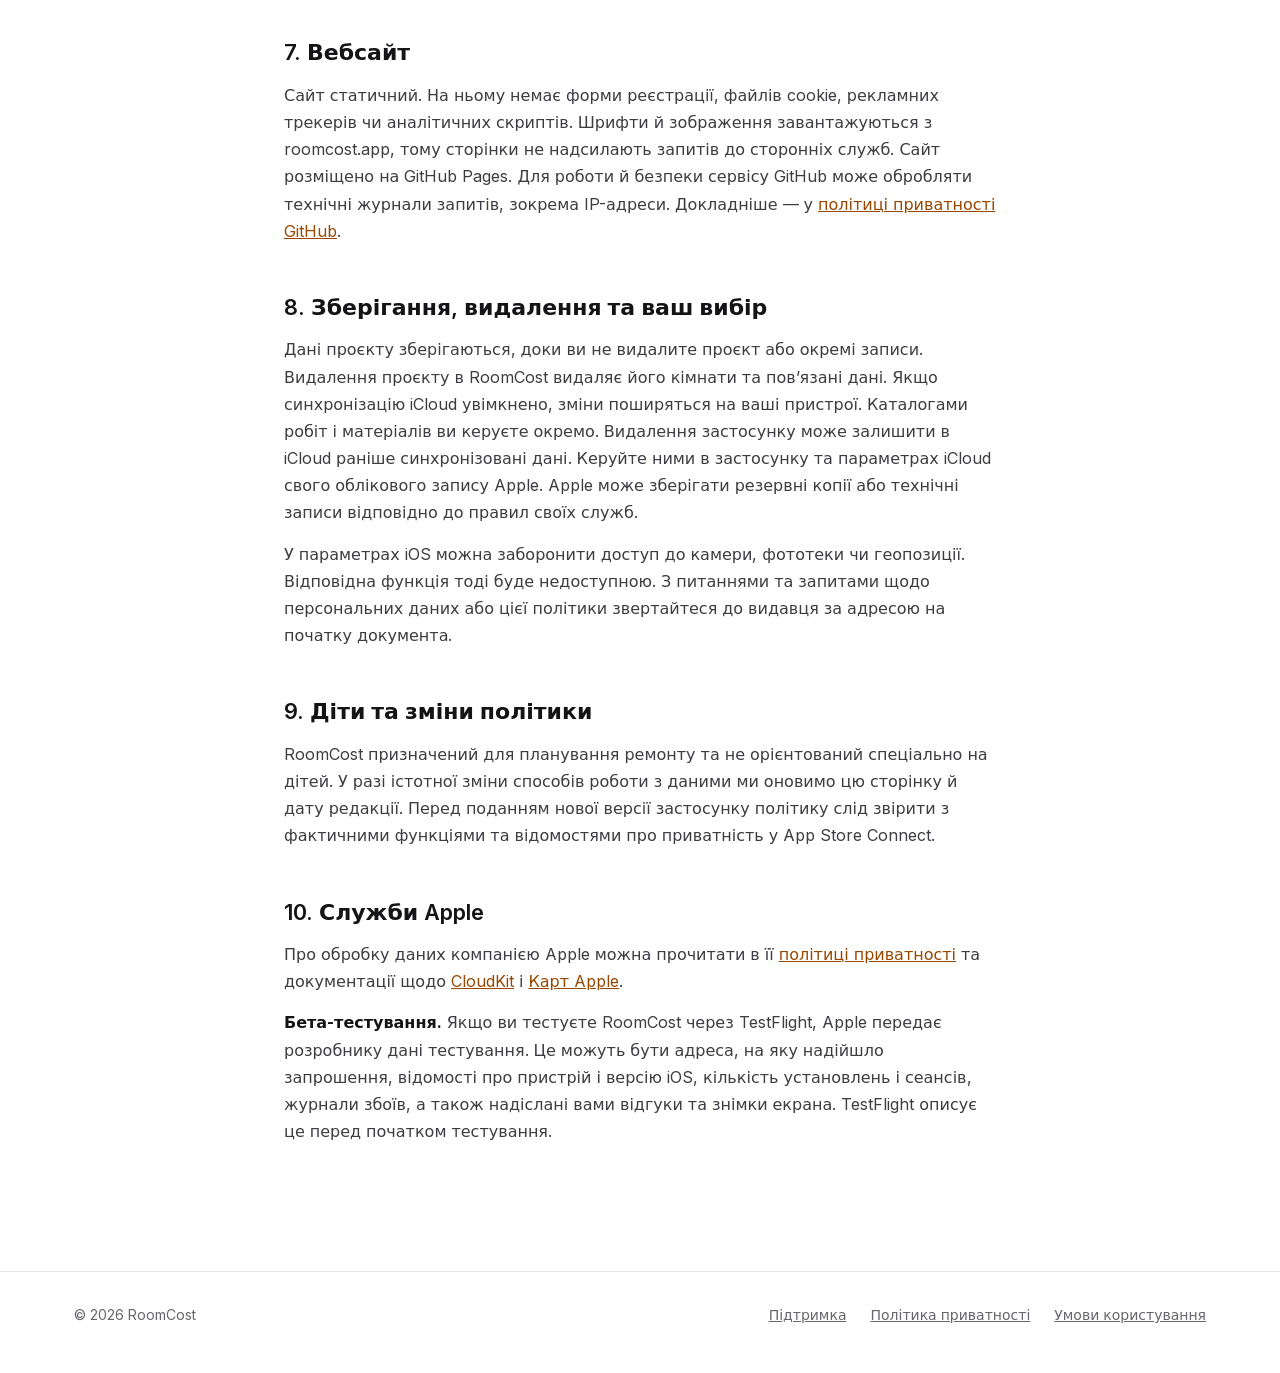
<file: uk/privacy.html>
<!doctype html>
<html lang="uk">
<head>
  <meta charset="utf-8">
  <meta name="viewport" content="width=device-width,initial-scale=1">
  <title>Політика приватності RoomCost</title>
  <meta name="description" content="Як RoomCost зберігає дані проєктів, працює з фотографіями, посиланнями на товари, iCloud і покупками.">
  <meta property="og:title" content="Політика приватності RoomCost">
  <meta property="og:description" content="Як RoomCost зберігає дані проєктів, працює з фотографіями, посиланнями на товари, iCloud і покупками.">
  <meta property="og:type" content="website">
  <meta property="og:locale" content="uk_UA">
  <meta property="og:url" content="https://roomcost.app/uk/privacy.html">
  <meta property="og:image" content="https://roomcost.app/app-icon.jpg">
  <meta name="twitter:card" content="summary">
  <link rel="canonical" href="https://roomcost.app/uk/privacy.html">
  <link rel="alternate" hreflang="en" href="https://roomcost.app/privacy.html">
  <link rel="alternate" hreflang="uk" href="https://roomcost.app/uk/privacy.html">
  <link rel="alternate" hreflang="x-default" href="https://roomcost.app/privacy.html">
  <link rel="icon" href="../favicon.png" type="image/png">
  <link rel="apple-touch-icon" href="../apple-touch-icon.png">
  <link rel="preload" href="../fonts/inter.woff2" as="font" type="font/woff2" crossorigin>
  <link rel="stylesheet" href="../site.css?v=bedroom">

</head>
<body>
<header class="topbar"><div class="shell">
  <a class="brand" href="./"><img src="../app-icon.jpg" width="32" height="32" alt=""><span>RoomCost</span></a>

  <div class="actions"><a class="lang" href="../privacy.html" hreflang="en" lang="en">English</a><a class="pill" href="https://testflight.apple.com/join/Q9auX86J">Спробувати бету</a></div>
</div></header>
<main class="page">
  <h1>Політика приватності RoomCost</h1>
  <p class="updated">Чинна з 19 листопада 2026 року</p>
  <p><strong>Видавець застосунку:</strong> Oleg Lavronov.<br><strong>Контакт із питань приватності:</strong> <a class="contact-email" data-user="support" data-domain="roomcost.app">support [at] roomcost [dot] app</a></p>
  <div class="callout">Для роботи з RoomCost не потрібен окремий обліковий запис. Ми не використовуємо власний сервер, рекламні мережі чи сторонню аналітику. Дані проєктів зберігаються на вашому пристрої. Коли доступний iCloud, вони синхронізуються з приватною базою CloudKit вашого облікового запису Apple. Деякі функції за вашим вибором звертаються до служб Apple або відкривають сторінку магазину, посилання на яку ви додали.</div>
  <h2>1. Сфера дії</h2>
  <p>Ця політика поширюється на застосунок RoomCost для iPhone та iPad і сайт roomcost.app. Вона описує їхню роботу на зазначену вище дату. Обробку даних у службах Apple регулюють документи Apple.</p>
  <h2>2. Відомості, які ви додаєте</h2>
  <p>RoomCost може зберігати назви, адреси й дати проєктів, а також ваші додаткові поля, зокрема телефон, електронну пошту чи сайт. До даних проєкту належать плани поверхів, розміри кімнат і стін, прорізи, меблі, призначені роботи, матеріали, їхні характеристики й ціни, додані фотографії матеріалів, цінників або зразків, кошториси та записи про експорт. Ці відомості потрібні для збереження проєкту й розрахунку обсягів та вартості.</p>
  <p>Застосунок зберігає ці записи локально й не надсилає їх на сервер розробника. Якщо на пристрої доступний обліковий запис iCloud, RoomCost використовує приватну базу даних свого контейнера CloudKit для синхронізації між вашими пристроями. База належить вашому обліковому запису Apple і займає місце у вашому сховищі iCloud.</p>
  <h2>3. Камера, фотографії та сканування</h2>
  <ul>
    <li><strong>Сканування кімнат.</strong> На сумісних пристроях із LiDAR застосунок використовує Apple RoomPlan, щоб зняти геометрію кімнати та перенести її на план. Потрібен доступ до камери. Сканування не завантажуються на сервер розробника.</li>
    <li><strong>Матеріали, цінники та зразки.</strong> Ви можете зробити фотографію або вибрати окреме зображення через системний засіб вибору фото. Apple Vision розпізнає текст і обробляє зображення на пристрої. Колір поверхні також можна вибрати за фотографією плитки чи зразка на пристрої. За вашим вибором фото зберігається разом із матеріалом у проєкті чи каталозі.</li>
    <li><strong>Логотип.</strong> Можна сфотографувати логотип або вибрати зображення з фототеки. Застосунок вирівнює та зменшує його на пристрої.</li>
    <li><strong>Збереження фото.</strong> Якщо в системному меню поширення вибрати збереження зображення, iOS запитає дозвіл додати його до фототеки. Цей дозвіл стосується лише додавання вибраного зображення та не надає RoomCost доступу до читання фототеки.</li>
    <li>Дозволи на доступ до камери й фото можна змінити в параметрах iOS. Вибір окремого зображення не відкриває застосунку всю фототеку.</li>
  </ul>
  <h2>4. Карти, адреси та місцезнаходження</h2>
  <p>Коли ви відкриваєте вибір адреси, RoomCost використовує Apple MapKit для показу карти, пошуку адрес та визначення адреси вибраної точки. Якщо ви дозволили доступ до геопозиції або натиснули кнопку поточного місця, Apple може опрацювати відповідні координати для роботи карти. Введена адреса або пошуковий запит також надсилається до Карт Apple. RoomCost не відстежує місцезнаходження у фоновому режимі й звертається до нього лише під час використання цієї функції.</p>
  <h2>5. Посилання на товари та перелік робіт і матеріалів</h2>
  <p><strong>Посилання на товари.</strong> Коли ви вставляєте посилання у форму матеріалу, пристрій запитує сторінку безпосередньо із сайту магазину через HTTPS. RoomCost показує сторінку у вбудованому браузері з тимчасовим сховищем вебданих. Магазин отримує вашу IP-адресу й адресу запитаної сторінки. На сторінці можуть виконуватися скрипти магазину, а відвідування регулює його політика приватності. Якщо імпортувати товар і зберегти матеріал, у ньому залишаться посилання та імпортовані відомості, зокрема назва, ціна чи фото. Ви можете знову відкрити сторінку, оновити ціну або видалити посилання з матеріалу.</p>
  <p><strong>Перелік робіт і матеріалів.</strong> Застосунок завантажує перелік для вашого регіону та мови з публічної бази контейнера RoomCost у CloudKit. Запит надходить до Apple і не потребує облікового запису iCloud. Дані з ваших проєктів і каталогів у цю базу не надсилаються. Якщо ви ввійшли в iCloud, застосунок також зберігає в публічній базі підписку на зміни переліку, щоб отримувати фонові сповіщення. Підписка містить регіон і мову та пов’язана з анонімним ідентифікатором користувача CloudKit для цього застосунку. Імені та електронної адреси вона не містить.</p>
  <h2>6. Покупки й експорт</h2>
  <p>Доступ до експорту купується через вбудовані покупки Apple (StoreKit) на тиждень, місяць або рік і не поновлюється автоматично. RoomCost перевіряє транзакції App Store для цих покупок на пристрої, щоб визначити строк доступу, та зберігає запис кожної експортованої версії для повторного поширення. У сховищі ключів і значень iCloud та на пристрої застосунок фіксує використання першого безплатного PDF. Він також зберігає останній час, зафіксований на пристрої, щоб перевіряти строк доступу. Розробник не отримує номера платіжної картки й не обробляє платіжні реквізити. Платежі та повернення коштів опрацьовує Apple за своїми умовами.</p>
  <p>Доданий логотип зберігається в налаштуваннях і синхронізується через вашу приватну базу CloudKit так само, як проєкти. Він додається до PDF, експортованих під час дії річного доступу. Власні поля проєкту, наприклад номер телефону, електронна адреса чи сайт, з’являються в PDF у введеному вами вигляді. Отримувач може натискати на них.</p>
  <p>PDF, таблиці Excel і CSV, файли проєктів, каталоги та моделі USDZ створюються на пристрої. Через системне меню поширення iOS файл передається вибраному застосунку, людині чи сховищу. Подальшу обробку визначають правила отримувача.</p>
  <h2>7. Вебсайт</h2>
  <p>Сайт статичний. На ньому немає форми реєстрації, файлів cookie, рекламних трекерів чи аналітичних скриптів. Шрифти й зображення завантажуються з roomcost.app, тому сторінки не надсилають запитів до сторонніх служб. Сайт розміщено на GitHub Pages. Для роботи й безпеки сервісу GitHub може обробляти технічні журнали запитів, зокрема IP-адреси. Докладніше — у <a href="https://docs.github.com/en/site-policy/privacy-policies/github-general-privacy-notice">політиці приватності GitHub</a>.</p>
  <h2>8. Зберігання, видалення та ваш вибір</h2>
  <p>Дані проєкту зберігаються, доки ви не видалите проєкт або окремі записи. Видалення проєкту в RoomCost видаляє його кімнати та пов’язані дані. Якщо синхронізацію iCloud увімкнено, зміни поширяться на ваші пристрої. Каталогами робіт і матеріалів ви керуєте окремо. Видалення застосунку може залишити в iCloud раніше синхронізовані дані. Керуйте ними в застосунку та параметрах iCloud свого облікового запису Apple. Apple може зберігати резервні копії або технічні записи відповідно до правил своїх служб.</p>
  <p>У параметрах iOS можна заборонити доступ до камери, фототеки чи геопозиції. Відповідна функція тоді буде недоступною. З питаннями та запитами щодо персональних даних або цієї політики звертайтеся до видавця за адресою на початку документа.</p>
  <h2>9. Діти та зміни політики</h2>
  <p>RoomCost призначений для планування ремонту та не орієнтований спеціально на дітей. У разі істотної зміни способів роботи з даними ми оновимо цю сторінку й дату редакції. Перед поданням нової версії застосунку політику слід звірити з фактичними функціями та відомостями про приватність у App Store Connect.</p>
  <h2>10. Служби Apple</h2>
  <p>Про обробку даних компанією Apple можна прочитати в її <a href="https://www.apple.com/legal/privacy/">політиці приватності</a> та документації щодо <a href="https://developer.apple.com/documentation/cloudkit">CloudKit</a> і <a href="https://www.apple.com/legal/privacy/data/en/apple-maps/">Карт Apple</a>.</p>
  <p><strong>Бета-тестування.</strong> Якщо ви тестуєте RoomCost через TestFlight, Apple передає розробнику дані тестування. Це можуть бути адреса, на яку надійшло запрошення, відомості про пристрій і версію iOS, кількість установлень і сеансів, журнали збоїв, а також надіслані вами відгуки та знімки екрана. TestFlight описує це перед початком тестування.</p>
</main>

<footer class="footer"><div class="shell">
  <span>© 2026 RoomCost</span><nav aria-label="Нижня навігація"><a href="support.html">Підтримка</a><a href="privacy.html">Політика приватності</a><a href="terms.html">Умови користування</a></nav>
</div></footer>
<script>
document.querySelectorAll(".contact-email").forEach(a => {
  const email = a.dataset.user + "@" + a.dataset.domain;
  a.href = "mailto:" + email;
  a.textContent = email;
  a.setAttribute("aria-label", "Написати до служби підтримки RoomCost");
});
</script>
</body>
</html>
</file>
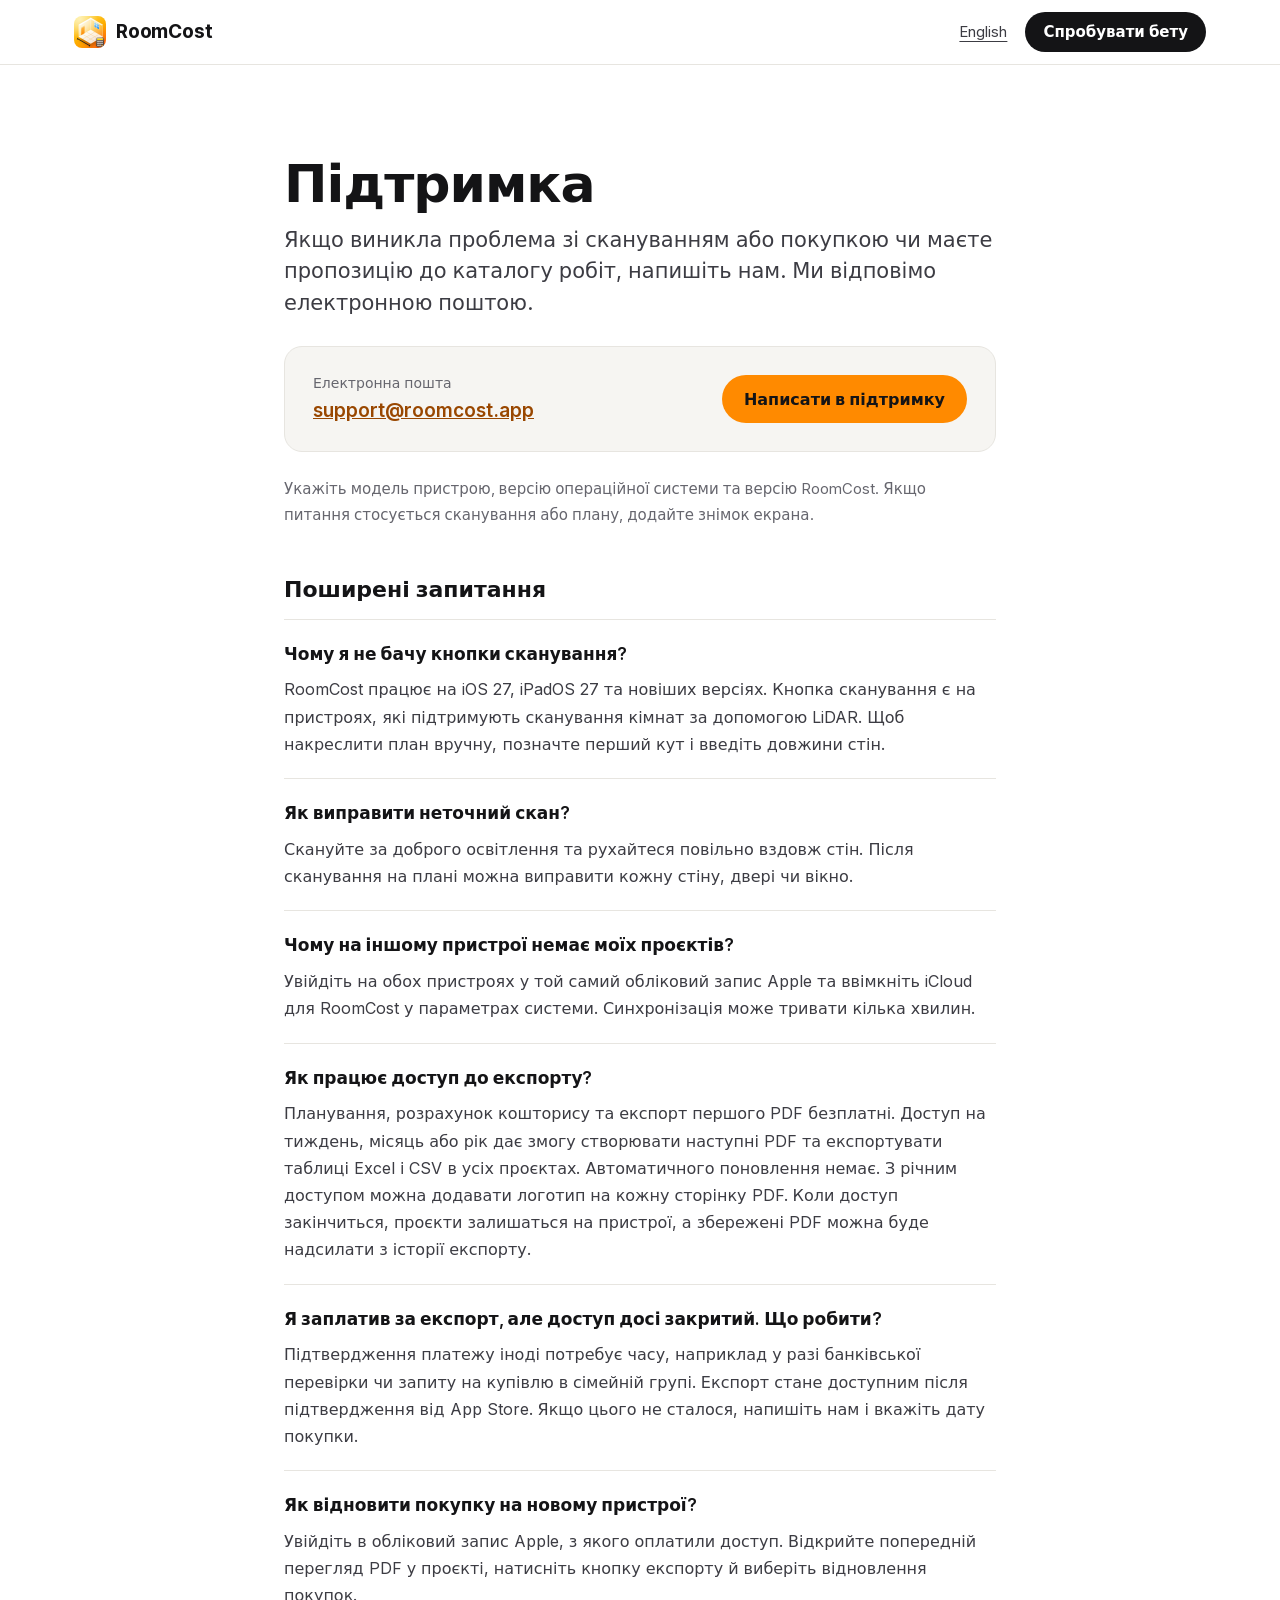
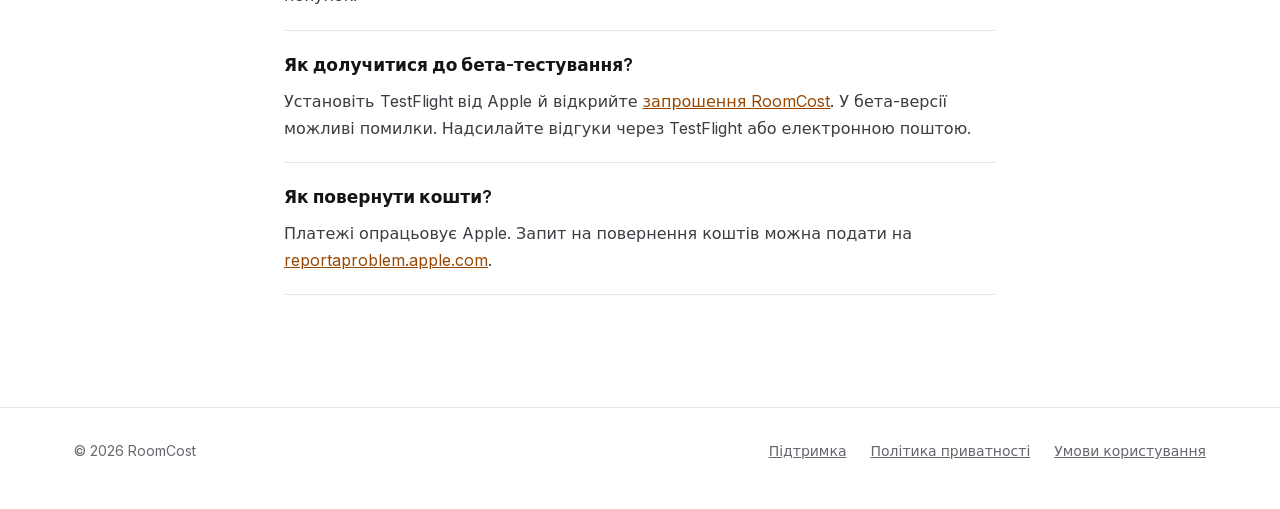
<file: uk/support.html>
<!doctype html>
<html lang="uk">
<head>
  <meta charset="utf-8">
  <meta name="viewport" content="width=device-width,initial-scale=1">
  <title>Підтримка RoomCost</title>
  <meta name="description" content="Допомога зі скануванням кімнат, синхронізацією iCloud, оплатою та експортом кошторисів у RoomCost.">
  <meta property="og:title" content="Підтримка RoomCost">
  <meta property="og:description" content="Допомога зі скануванням кімнат, синхронізацією iCloud, оплатою та експортом кошторисів у RoomCost.">
  <meta property="og:type" content="website">
  <meta property="og:locale" content="uk_UA">
  <meta property="og:url" content="https://roomcost.app/uk/support.html">
  <meta property="og:image" content="https://roomcost.app/app-icon.jpg">
  <meta name="twitter:card" content="summary">
  <link rel="canonical" href="https://roomcost.app/uk/support.html">
  <link rel="alternate" hreflang="en" href="https://roomcost.app/support.html">
  <link rel="alternate" hreflang="uk" href="https://roomcost.app/uk/support.html">
  <link rel="alternate" hreflang="x-default" href="https://roomcost.app/support.html">
  <link rel="icon" href="../favicon.png" type="image/png">
  <link rel="apple-touch-icon" href="../apple-touch-icon.png">
  <link rel="preload" href="../fonts/inter.woff2" as="font" type="font/woff2" crossorigin>
  <link rel="stylesheet" href="../site.css?v=bedroom">

</head>
<body>
<header class="topbar"><div class="shell">
  <a class="brand" href="./"><img src="../app-icon.jpg" width="32" height="32" alt=""><span>RoomCost</span></a>

  <div class="actions"><a class="lang" href="../support.html" hreflang="en" lang="en">English</a><a class="pill" href="https://testflight.apple.com/join/Q9auX86J">Спробувати бету</a></div>
</div></header>
<main class="page">
  <h1>Підтримка</h1>
  <p class="lead">Якщо виникла проблема зі скануванням або покупкою чи маєте пропозицію до каталогу робіт, напишіть нам. Ми відповімо електронною поштою.</p>
  <div class="callout contact"><div><span>Електронна пошта</span> <a class="contact-email address" data-user="support" data-domain="roomcost.app">support [at] roomcost [dot] app</a></div><a class="contact-email button-accent" data-user="support" data-domain="roomcost.app">Написати в підтримку</a></div>
  <p class="note">Укажіть модель пристрою, версію операційної системи та версію RoomCost. Якщо питання стосується сканування або плану, додайте знімок екрана.</p>
  <h2>Поширені запитання</h2>
  <div class="topic"><h3>Чому я не бачу кнопки сканування?</h3><p>RoomCost працює на iOS 27, iPadOS 27 та новіших версіях. Кнопка сканування є на пристроях, які підтримують сканування кімнат за допомогою LiDAR. Щоб накреслити план вручну, позначте перший кут і введіть довжини стін.</p></div>
  <div class="topic"><h3>Як виправити неточний скан?</h3><p>Скануйте за доброго освітлення та рухайтеся повільно вздовж стін. Після сканування на плані можна виправити кожну стіну, двері чи вікно.</p></div>
  <div class="topic"><h3>Чому на іншому пристрої немає моїх проєктів?</h3><p>Увійдіть на обох пристроях у той самий обліковий запис Apple та ввімкніть iCloud для RoomCost у параметрах системи. Синхронізація може тривати кілька хвилин.</p></div>
  <div class="topic"><h3>Як працює доступ до експорту?</h3><p>Планування, розрахунок кошторису та експорт першого PDF безплатні. Доступ на тиждень, місяць або рік дає змогу створювати наступні PDF та експортувати таблиці Excel і CSV в усіх проєктах. Автоматичного поновлення немає. З річним доступом можна додавати логотип на кожну сторінку PDF. Коли доступ закінчиться, проєкти залишаться на пристрої, а збережені PDF можна буде надсилати з історії експорту.</p></div>
  <div class="topic"><h3>Я заплатив за експорт, але доступ досі закритий. Що робити?</h3><p>Підтвердження платежу іноді потребує часу, наприклад у разі банківської перевірки чи запиту на купівлю в сімейній групі. Експорт стане доступним після підтвердження від App Store. Якщо цього не сталося, напишіть нам і вкажіть дату покупки.</p></div>
  <div class="topic"><h3>Як відновити покупку на новому пристрої?</h3><p>Увійдіть в обліковий запис Apple, з якого оплатили доступ. Відкрийте попередній перегляд PDF у проєкті, натисніть кнопку експорту й виберіть відновлення покупок.</p></div>
  <div class="topic"><h3>Як долучитися до бета-тестування?</h3><p>Установіть TestFlight від Apple й відкрийте <a href="https://testflight.apple.com/join/Q9auX86J">запрошення RoomCost</a>. У бета-версії можливі помилки. Надсилайте відгуки через TestFlight або електронною поштою.</p></div>
  <div class="topic"><h3>Як повернути кошти?</h3><p>Платежі опрацьовує Apple. Запит на повернення коштів можна подати на <a href="https://reportaproblem.apple.com">reportaproblem.apple.com</a>.</p></div>
</main>

<footer class="footer"><div class="shell">
  <span>© 2026 RoomCost</span><nav aria-label="Нижня навігація"><a href="support.html">Підтримка</a><a href="privacy.html">Політика приватності</a><a href="terms.html">Умови користування</a></nav>
</div></footer>
<script>
document.querySelectorAll(".contact-email").forEach(a => {
  const email = a.dataset.user + "@" + a.dataset.domain;
  a.href = "mailto:" + email;
  if (a.textContent.includes("[at]")) a.textContent = email;
});
</script>
</body>
</html>
</file>
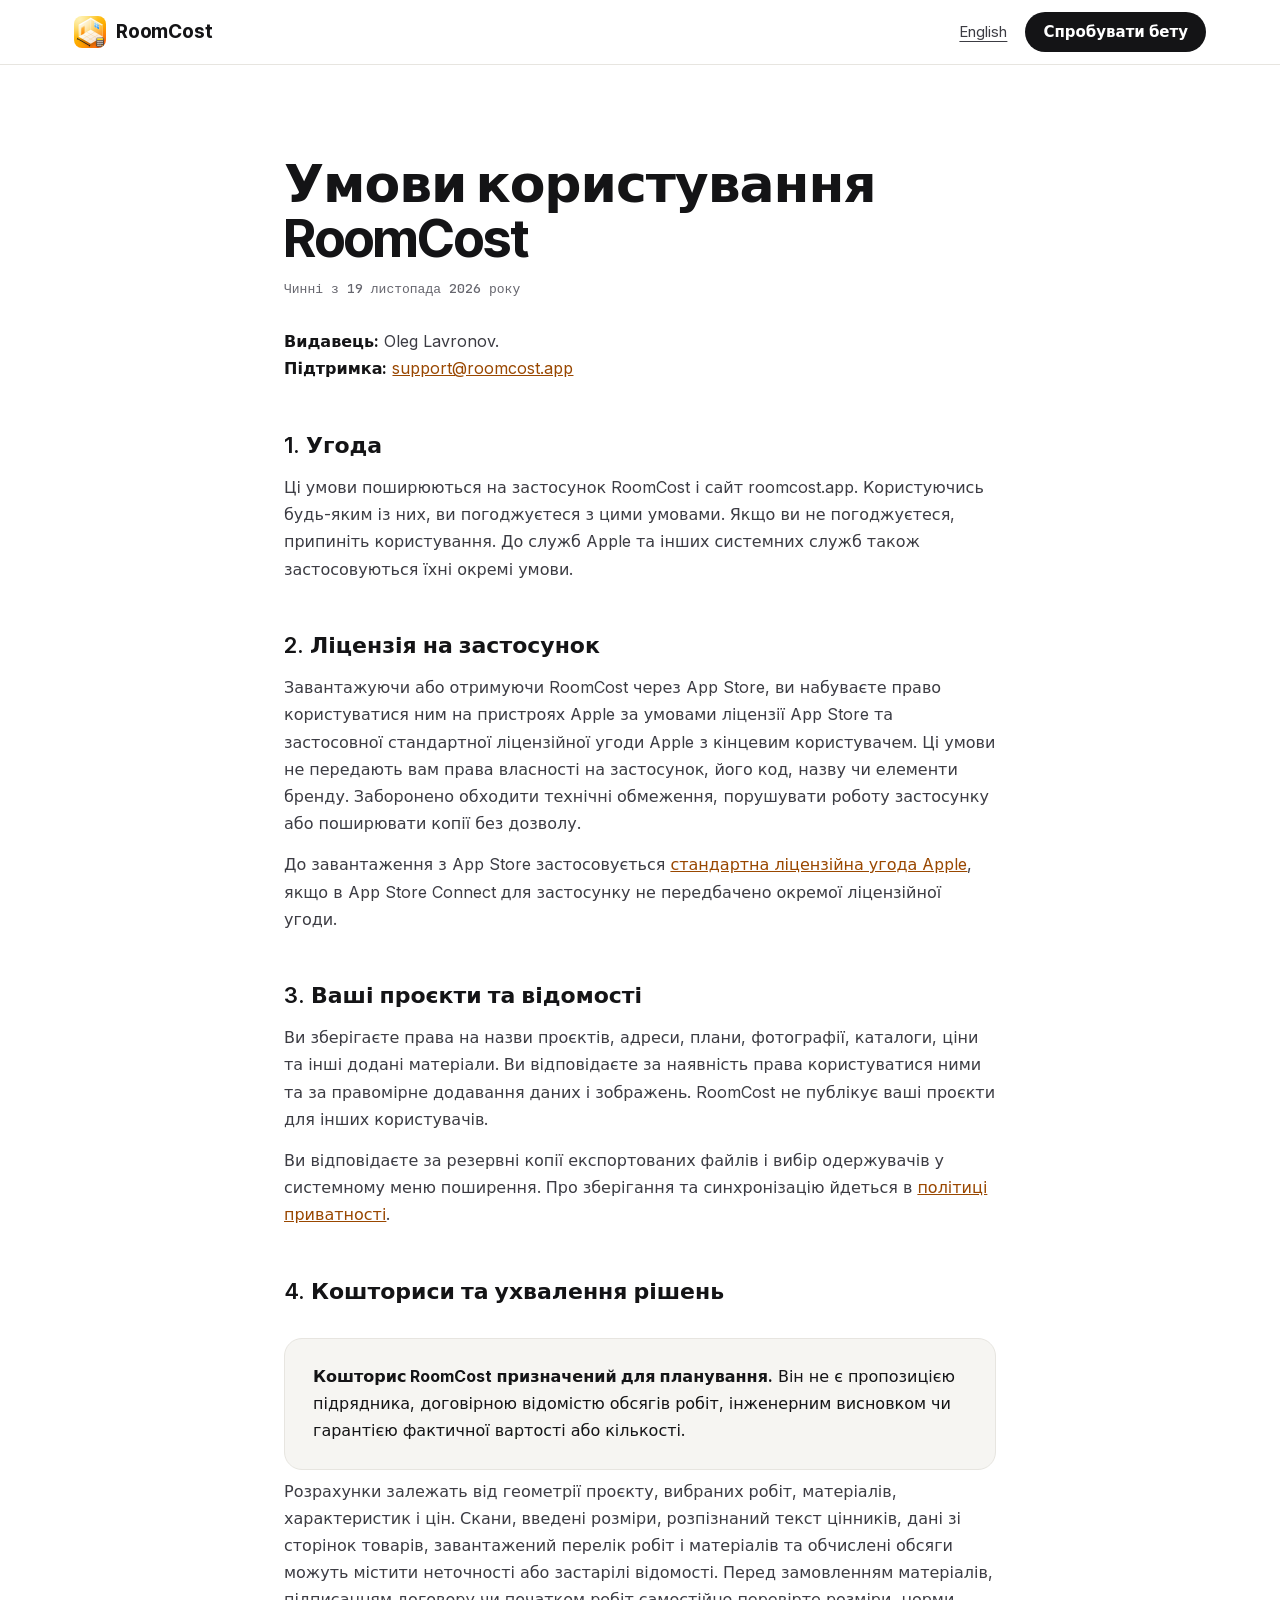
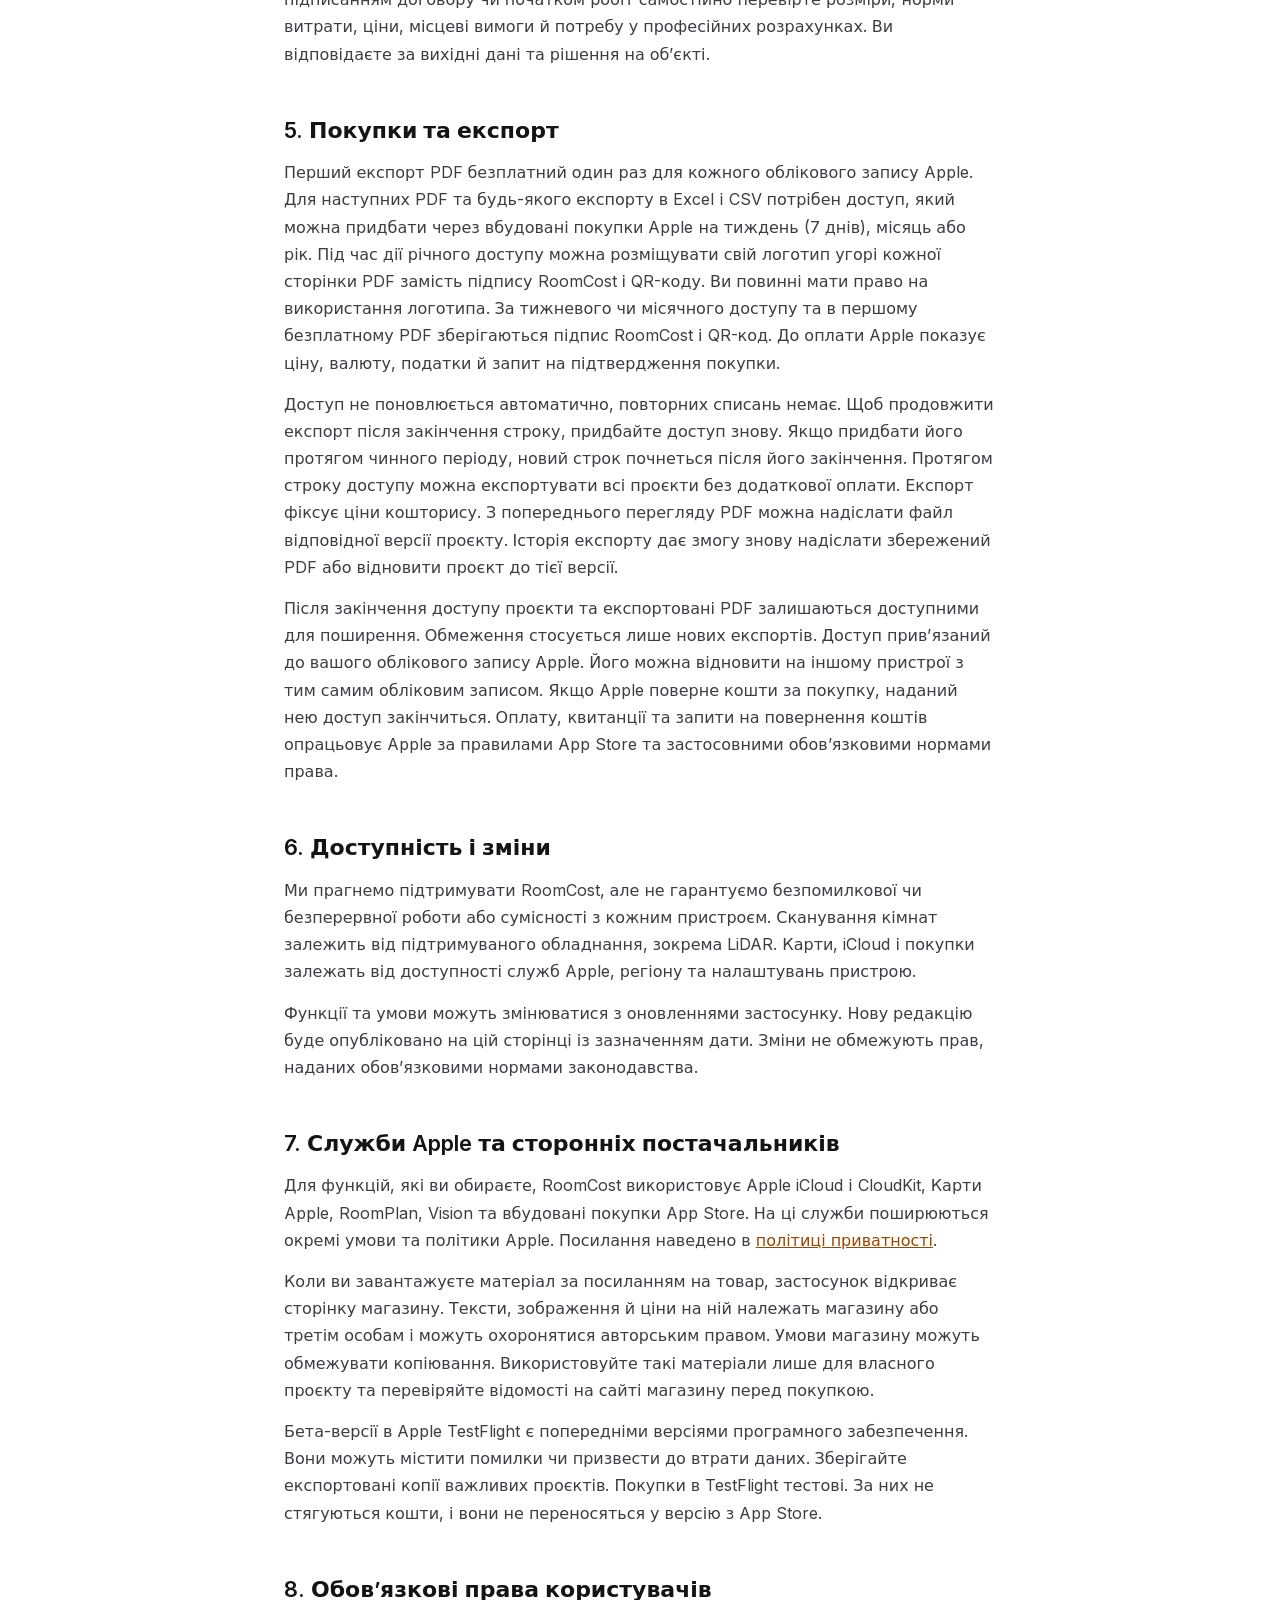
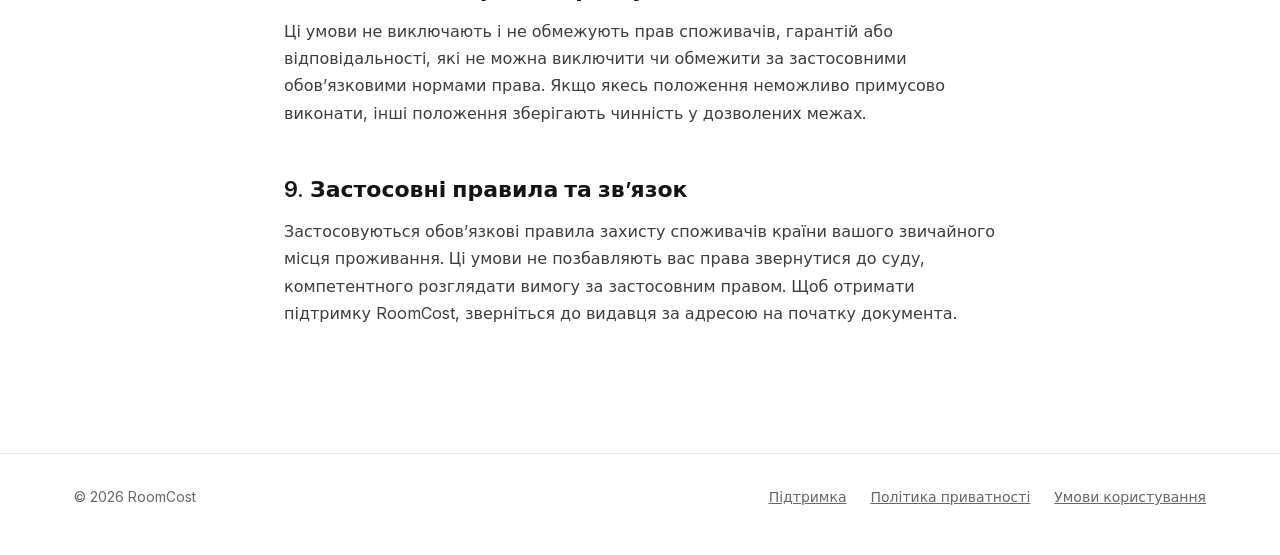
<file: uk/terms.html>
<!doctype html>
<html lang="uk">
<head>
  <meta charset="utf-8">
  <meta name="viewport" content="width=device-width,initial-scale=1">
  <title>Умови користування RoomCost</title>
  <meta name="description" content="Умови користування застосунком і сайтом RoomCost, ліцензія, кошториси, покупки й експорт.">
  <meta property="og:title" content="Умови користування RoomCost">
  <meta property="og:description" content="Умови користування застосунком і сайтом RoomCost, ліцензія, кошториси, покупки й експорт.">
  <meta property="og:type" content="website">
  <meta property="og:locale" content="uk_UA">
  <meta property="og:url" content="https://roomcost.app/uk/terms.html">
  <meta property="og:image" content="https://roomcost.app/app-icon.jpg">
  <meta name="twitter:card" content="summary">
  <link rel="canonical" href="https://roomcost.app/uk/terms.html">
  <link rel="alternate" hreflang="en" href="https://roomcost.app/terms.html">
  <link rel="alternate" hreflang="uk" href="https://roomcost.app/uk/terms.html">
  <link rel="alternate" hreflang="x-default" href="https://roomcost.app/terms.html">
  <link rel="icon" href="../favicon.png" type="image/png">
  <link rel="apple-touch-icon" href="../apple-touch-icon.png">
  <link rel="preload" href="../fonts/inter.woff2" as="font" type="font/woff2" crossorigin>
  <link rel="stylesheet" href="../site.css?v=bedroom">

</head>
<body>
<header class="topbar"><div class="shell">
  <a class="brand" href="./"><img src="../app-icon.jpg" width="32" height="32" alt=""><span>RoomCost</span></a>

  <div class="actions"><a class="lang" href="../terms.html" hreflang="en" lang="en">English</a><a class="pill" href="https://testflight.apple.com/join/Q9auX86J">Спробувати бету</a></div>
</div></header>
<main class="page">
  <h1>Умови користування RoomCost</h1>
  <p class="updated">Чинні з 19 листопада 2026 року</p>
  <p><strong>Видавець:</strong> Oleg Lavronov.<br><strong>Підтримка:</strong> <a class="contact-email" data-user="support" data-domain="roomcost.app">support [at] roomcost [dot] app</a></p>
  <h2>1. Угода</h2>
  <p>Ці умови поширюються на застосунок RoomCost і сайт roomcost.app. Користуючись будь-яким із них, ви погоджуєтеся з цими умовами. Якщо ви не погоджуєтеся, припиніть користування. До служб Apple та інших системних служб також застосовуються їхні окремі умови.</p>
  <h2>2. Ліцензія на застосунок</h2>
  <p>Завантажуючи або отримуючи RoomCost через App Store, ви набуваєте право користуватися ним на пристроях Apple за умовами ліцензії App Store та застосовної стандартної ліцензійної угоди Apple з кінцевим користувачем. Ці умови не передають вам права власності на застосунок, його код, назву чи елементи бренду. Заборонено обходити технічні обмеження, порушувати роботу застосунку або поширювати копії без дозволу.</p>
  <p>До завантаження з App Store застосовується <a href="https://www.apple.com/legal/internet-services/itunes/dev/stdeula/">стандартна ліцензійна угода Apple</a>, якщо в App Store Connect для застосунку не передбачено окремої ліцензійної угоди.</p>
  <h2>3. Ваші проєкти та відомості</h2>
  <p>Ви зберігаєте права на назви проєктів, адреси, плани, фотографії, каталоги, ціни та інші додані матеріали. Ви відповідаєте за наявність права користуватися ними та за правомірне додавання даних і зображень. RoomCost не публікує ваші проєкти для інших користувачів.</p>
  <p>Ви відповідаєте за резервні копії експортованих файлів і вибір одержувачів у системному меню поширення. Про зберігання та синхронізацію йдеться в <a href="privacy.html">політиці приватності</a>.</p>
  <h2>4. Кошториси та ухвалення рішень</h2>
  <div class="callout"><strong>Кошторис RoomCost призначений для планування.</strong> Він не є пропозицією підрядника, договірною відомістю обсягів робіт, інженерним висновком чи гарантією фактичної вартості або кількості.</div>
  <p>Розрахунки залежать від геометрії проєкту, вибраних робіт, матеріалів, характеристик і цін. Скани, введені розміри, розпізнаний текст цінників, дані зі сторінок товарів, завантажений перелік робіт і матеріалів та обчислені обсяги можуть містити неточності або застарілі відомості. Перед замовленням матеріалів, підписанням договору чи початком робіт самостійно перевірте розміри, норми витрати, ціни, місцеві вимоги й потребу у професійних розрахунках. Ви відповідаєте за вихідні дані та рішення на об’єкті.</p>
  <h2>5. Покупки та експорт</h2>
  <p>Перший експорт PDF безплатний один раз для кожного облікового запису Apple. Для наступних PDF та будь-якого експорту в Excel і CSV потрібен доступ, який можна придбати через вбудовані покупки Apple на тиждень (7 днів), місяць або рік. Під час дії річного доступу можна розміщувати свій логотип угорі кожної сторінки PDF замість підпису RoomCost і QR-коду. Ви повинні мати право на використання логотипа. За тижневого чи місячного доступу та в першому безплатному PDF зберігаються підпис RoomCost і QR-код. До оплати Apple показує ціну, валюту, податки й запит на підтвердження покупки.</p>
  <p>Доступ не поновлюється автоматично, повторних списань немає. Щоб продовжити експорт після закінчення строку, придбайте доступ знову. Якщо придбати його протягом чинного періоду, новий строк почнеться після його закінчення. Протягом строку доступу можна експортувати всі проєкти без додаткової оплати. Експорт фіксує ціни кошторису. З попереднього перегляду PDF можна надіслати файл відповідної версії проєкту. Історія експорту дає змогу знову надіслати збережений PDF або відновити проєкт до тієї версії.</p>
  <p>Після закінчення доступу проєкти та експортовані PDF залишаються доступними для поширення. Обмеження стосується лише нових експортів. Доступ прив’язаний до вашого облікового запису Apple. Його можна відновити на іншому пристрої з тим самим обліковим записом. Якщо Apple поверне кошти за покупку, наданий нею доступ закінчиться. Оплату, квитанції та запити на повернення коштів опрацьовує Apple за правилами App Store та застосовними обов’язковими нормами права.</p>
  <h2>6. Доступність і зміни</h2>
  <p>Ми прагнемо підтримувати RoomCost, але не гарантуємо безпомилкової чи безперервної роботи або сумісності з кожним пристроєм. Сканування кімнат залежить від підтримуваного обладнання, зокрема LiDAR. Карти, iCloud і покупки залежать від доступності служб Apple, регіону та налаштувань пристрою.</p>
  <p>Функції та умови можуть змінюватися з оновленнями застосунку. Нову редакцію буде опубліковано на цій сторінці із зазначенням дати. Зміни не обмежують прав, наданих обов’язковими нормами законодавства.</p>
  <h2>7. Служби Apple та сторонніх постачальників</h2>
  <p>Для функцій, які ви обираєте, RoomCost використовує Apple iCloud і CloudKit, Карти Apple, RoomPlan, Vision та вбудовані покупки App Store. На ці служби поширюються окремі умови та політики Apple. Посилання наведено в <a href="privacy.html">політиці приватності</a>.</p>
  <p>Коли ви завантажуєте матеріал за посиланням на товар, застосунок відкриває сторінку магазину. Тексти, зображення й ціни на ній належать магазину або третім особам і можуть охоронятися авторським правом. Умови магазину можуть обмежувати копіювання. Використовуйте такі матеріали лише для власного проєкту та перевіряйте відомості на сайті магазину перед покупкою.</p>
  <p>Бета-версії в Apple TestFlight є попередніми версіями програмного забезпечення. Вони можуть містити помилки чи призвести до втрати даних. Зберігайте експортовані копії важливих проєктів. Покупки в TestFlight тестові. За них не стягуються кошти, і вони не переносяться у версію з App Store.</p>
  <h2>8. Обов’язкові права користувачів</h2>
  <p>Ці умови не виключають і не обмежують прав споживачів, гарантій або відповідальності, які не можна виключити чи обмежити за застосовними обов’язковими нормами права. Якщо якесь положення неможливо примусово виконати, інші положення зберігають чинність у дозволених межах.</p>
  <h2>9. Застосовні правила та зв’язок</h2>
  <p>Застосовуються обов’язкові правила захисту споживачів країни вашого звичайного місця проживання. Ці умови не позбавляють вас права звернутися до суду, компетентного розглядати вимогу за застосовним правом. Щоб отримати підтримку RoomCost, зверніться до видавця за адресою на початку документа.</p>
</main>

<footer class="footer"><div class="shell">
  <span>© 2026 RoomCost</span><nav aria-label="Нижня навігація"><a href="support.html">Підтримка</a><a href="privacy.html">Політика приватності</a><a href="terms.html">Умови користування</a></nav>
</div></footer>
<script>
document.querySelectorAll(".contact-email").forEach(a => {
  const email = a.dataset.user + "@" + a.dataset.domain;
  a.href = "mailto:" + email;
  a.textContent = email;
  a.setAttribute("aria-label", "Написати до служби підтримки RoomCost");
});
</script>
</body>
</html>
</file>
<file: site.css>
@font-face { font-family: "Inter"; src: url("fonts/inter.woff2") format("woff2"); font-weight: 100 900; font-style: normal; font-display: swap; }
@font-face { font-family: "Inter Tight"; src: url("fonts/inter-tight.woff2") format("woff2"); font-weight: 100 900; font-style: normal; font-display: swap; }
@font-face { font-family: "JetBrains Mono"; src: url("fonts/jetbrains-mono.woff") format("woff"); font-weight: 500; font-style: normal; font-display: swap; }

:root {
  color-scheme: light dark;
  --bg: #FFFFFF;
  --surface: #F6F5F2;
  --surface-strong: #EFEDE8;
  --ink: #141416;
  --text: #3C3C43;
  --muted: #66666E;
  --line: #E7E5E0;
  --accent: #FF8A00;
  --accent-strong: #DF6400;
  --accent-ink: #994700;
  --accent-soft: #FFF2E0;
  --on-accent: #141416;
  --band: #141416;
  --band-text: #C7C7CC;
  --band-line: #2E2E33;
  --device: #0B0B0C;
  --shadow: 0 30px 80px rgba(20, 20, 22, 0.18), 0 8px 24px rgba(20, 20, 22, 0.10);
  --display: "Inter Tight", Inter, system-ui, sans-serif;
  --body: Inter, system-ui, -apple-system, sans-serif;
  --mono: "JetBrains Mono", ui-monospace, monospace;
}

@media (prefers-color-scheme: dark) {
  :root {
    --bg: #0E0E10;
    --surface: #17171A;
    --surface-strong: #1F1F23;
    --ink: #F5F5F7;
    --text: #D1D1D6;
    --muted: #9C9CA3;
    --line: #2A2A2F;
    --accent: #FF9F1A;
    --accent-strong: #FF9F1A;
    --accent-ink: #FFB347;
    --accent-soft: #2A1C08;
    --band: #17171A;
    --band-line: #2E2E33;
    --device: #000000;
    --shadow: 0 30px 80px rgba(0, 0, 0, 0.55);
  }
}

* { box-sizing: border-box; }
html { scroll-behavior: smooth; scroll-padding-top: 80px; }
body { margin: 0; background: var(--bg); color: var(--ink); font-family: var(--body); font-size: 16px; line-height: 1.5; -webkit-font-smoothing: antialiased; }
a { color: var(--accent-ink); }
a:hover { color: var(--ink); }
img { max-width: 100%; height: auto; display: block; }
h1, h2, h3 { margin: 0; }
p { margin: 0; }
:focus-visible { outline: 3px solid var(--accent); outline-offset: 3px; border-radius: 6px; }

.shell { max-width: 1180px; margin: 0 auto; padding-inline: 24px; }
.eyebrow { font-family: var(--mono); font-size: 13px; font-weight: 500; letter-spacing: 0.06em; text-transform: uppercase; color: var(--accent-ink); }

/* Header */
.topbar { position: sticky; top: 0; z-index: 10; background: color-mix(in srgb, var(--bg) 82%, transparent); backdrop-filter: saturate(180%) blur(18px); -webkit-backdrop-filter: saturate(180%) blur(18px); border-bottom: 1px solid var(--line); }
.topbar .shell { height: 64px; display: flex; align-items: center; justify-content: space-between; gap: 24px; }
.brand { display: flex; align-items: center; gap: 10px; text-decoration: none; color: var(--ink); }
.brand img { width: 32px; height: 32px; border-radius: 8px; }
.brand span { font-family: var(--display); font-weight: 700; font-size: 19px; letter-spacing: -0.01em; }
.nav { display: flex; gap: 28px; font-size: 15px; }
.nav a { color: var(--text); text-decoration: none; }
.nav a:hover { color: var(--ink); }
.pill { display: inline-flex; align-items: center; min-height: 40px; background: var(--ink); color: var(--bg); text-decoration: none; font-weight: 600; font-size: 15px; padding: 0 18px; border-radius: 999px; }
.pill:hover { color: var(--bg); opacity: 0.88; }

/* Footer */
.footer { border-top: 1px solid var(--line); }
.footer .shell { padding-block: 32px 48px; display: flex; flex-wrap: wrap; gap: 16px 32px; justify-content: space-between; align-items: center; font-size: 14px; color: var(--muted); }
.footer nav { display: flex; flex-wrap: wrap; gap: 24px; }
.footer a { color: var(--muted); }
.footer a:hover { color: var(--ink); }

/* Legal and support pages */
.page { max-width: 760px; margin: 0 auto; padding: 80px 24px 112px; font-size: 16px; line-height: 1.7; color: var(--text); }
.page h1 { margin: 12px 0 12px; font-family: var(--display); font-weight: 700; font-size: clamp(38px, 5vw, 52px); line-height: 1.05; letter-spacing: -0.02em; color: var(--ink); }
.page h2 { margin: 44px 0 10px; font-size: 22px; font-weight: 600; color: var(--ink); }
.page h3 { margin: 0 0 8px; font-size: 17px; font-weight: 600; color: var(--ink); }
.page p { margin: 0 0 14px; }
.page ul { margin: 0 0 14px; padding-left: 20px; }
.page li { margin-bottom: 8px; }
.page strong { color: var(--ink); }
.page .lead { margin-bottom: 8px; }
.updated { font-family: var(--mono); font-size: 13px; color: var(--muted); margin-bottom: 28px !important; }
.callout { background: var(--surface); border: 1px solid var(--line); border-radius: 18px; padding: 24px 28px; margin: 28px 0 8px; color: var(--ink); }
.contact { display: flex; flex-wrap: wrap; gap: 20px; align-items: center; justify-content: space-between; }
.contact span { display: block; font-size: 14px; color: var(--muted); }
.contact .address { font-size: 19px; font-weight: 600; overflow-wrap: anywhere; }
.button-accent { display: inline-flex; align-items: center; min-height: 48px; background: var(--accent); color: var(--on-accent); text-decoration: none; font-weight: 600; font-size: 16px; padding: 0 22px; border-radius: 999px; }
.button-accent:hover { color: var(--on-accent); opacity: 0.9; }
.note { margin-top: 24px !important; font-size: 15px; color: var(--muted); }
.topic { border-top: 1px solid var(--line); padding: 20px 0; }
.topic:last-child { border-bottom: 1px solid var(--line); }
.topic p { margin: 0; }

.actions { display: flex; align-items: center; gap: 18px; }
.lang { padding-block: 10px; font-size: 15px; color: var(--text); text-underline-offset: 4px; }
.lang:hover, .doc-link:hover { color: var(--accent-ink); }
.lead { font-size: clamp(17px, 2vw, 21px); line-height: 1.5; }
.intro { border-bottom: 1px solid var(--line); background: radial-gradient(ellipse at 88% 18%, var(--accent-soft), transparent 62%), var(--surface); }
.intro-grid { display: grid; grid-template-columns: 1fr 0.92fr; gap: clamp(36px, 5vw, 78px); align-items: center; padding-block: clamp(42px, 6vw, 86px); }
.intro-copy { min-width: 0; }
.intro h1, main section h2 { font-family: var(--display); letter-spacing: -.042em; line-height: 1.02; text-wrap: balance; }
.intro h1 { margin: 17px 0 22px; font-size: clamp(48px, 5.8vw, 78px); }
.intro h1 em { font-style: normal; color: var(--accent-ink); }
.intro-copy .lead { color: var(--text); max-width: 47ch; }
.intro-links { display: flex; flex-wrap: wrap; align-items: center; gap: 12px 20px; margin: 27px 0 14px; }
.primary { display: inline-flex; padding: 13px 22px; background: var(--ink); color: var(--bg); font-weight: 650; border-radius: 9px; text-decoration: none; }
.primary:hover { background: var(--accent-ink); color: var(--bg); }
.doc-link { color: var(--ink); font-weight: 600; text-decoration-thickness: 1px; text-underline-offset: 4px; }
.fine { font-size: 14px; color: var(--muted); max-width: 49ch; }
.example { margin: 0; position: relative; min-width: 0; padding: 0 0 0 22px; }
.drawing { width: 85%; background: #fff; color: #464646; border: 1px solid #d6d2c9; box-shadow: 0 9px 24px #17151212; transform: rotate(-2deg); padding: 14px 16px 0; }
.drawing span { display: block; border-bottom: 1px solid #dedbd5; font-size: 13px; padding-bottom: 8px; font-family: var(--mono); }
.drawing img { width: 100%; }
.example figcaption { position: relative; width: 83%; margin: -34px 0 0 auto; padding: 16px 22px; border-radius: 10px; border: 1px solid var(--line); border-top: 4px solid var(--accent); background: var(--bg); box-shadow: 0 13px 34px #1c19171c; }
.receipt-head, .receipt-line, .receipt-total, .pack-example div { display: flex; justify-content: space-between; align-items: baseline; gap: 10px; }
.receipt-head { font-family: var(--display); font-weight: 700; font-size: 19px; }
.receipt-head small { color: var(--muted); font: 13px var(--body); }
.receipt-line { padding-block: 12px; font-size: 15px; }
.receipt-line small { display: block; color: var(--muted); margin-top: 2px; }
.receipt-line b, .receipt-total strong { white-space: nowrap; font-variant-numeric: tabular-nums; }
.receipt-total { border-top: 1px solid var(--line); padding-top: 9px; font-size: 14px; }
.receipt-total strong { font: 700 clamp(21px, 2.2vw, 30px) var(--display); }
main section h2 { font-size: clamp(34px, 3.8vw, 52px); }
.walkthrough, .packing-grid, .price-card, .tools { display: grid; grid-template-columns: 1fr 1fr; gap: clamp(32px, 7vw, 105px); align-items: center; }
.walkthrough, .packing-grid, .tools { padding-block: clamp(48px, 6.5vw, 90px); }
.walkthrough p:not(.eyebrow), .packing p:not(.eyebrow), .price-card p:not(.eyebrow) { color: var(--text); max-width: 51ch; margin: 15px 0; line-height: 1.65; }
.eyebrow + h2 { margin-top: 12px; }
.work-table { border: 1px solid var(--line); border-radius: 12px; padding: 22px; background: var(--surface); }
table { border-collapse: collapse; width: 100%; font-variant-numeric: tabular-nums; }
caption { font-weight: 650; text-align: left; font-size: 18px; padding-bottom: 12px; }
th, td { text-align: right; padding: 10px 0 10px 8px; border-top: 1px solid var(--line); }
th:first-child { text-align: left; padding-left: 0; }
tbody th { font-weight: 450; }
thead { font-size: 13px; color: var(--muted); }
td { white-space: nowrap; }
tfoot th, tfoot td { font-weight: 700; }
.packing { background: var(--band); color: #f5f5f7; }
.packing .eyebrow { color: #ffb347; }
.packing p:not(.eyebrow) { color: var(--band-text); }
.pack-example { border-block: 1px solid #555; padding: 17px 0; }
.pack-example strong { display: block; font-size: 20px; margin-bottom: 15px; }
.pack-example div { padding: 6px 0; color: #ccc; }
.pack-example b { color: #ffb347; }
.tools ul { list-style: none; padding: 0; margin: 0; }
.tools li { padding: 10px 0; border-bottom: 1px solid var(--line); }
.price-card { padding: clamp(22px, 4.5vw, 60px); border-radius: 18px; background: var(--accent-soft); gap: 42px; }
.price-card dl { margin: 0; }
.price-card dt { font-weight: 700; }
.price-card dd { margin: 4px 0 15px; color: var(--text); }
.price-card dd:last-child { margin-bottom: 0; }
.faq { max-width: 820px; margin: auto; padding: clamp(48px, 6vw, 88px) 24px; }
.faq h2 { margin-bottom: 20px; }
.faq details { border-top: 1px solid var(--line); }
.faq summary { cursor: pointer; padding: 17px 0; font-weight: 600; }
.faq details p { padding: 0 0 18px; color: var(--text); }
.faq .doc-link { display: inline-block; margin-top: 16px; }
@media (max-width: 840px) {
  .nav { display: none; }
  .intro-grid { grid-template-columns: 1fr 0.83fr; gap: 22px; }
  .example { padding-left: 0; }
  .example figcaption { width: 94%; }
  .tools, .price-card { gap: 28px; }
}
@media (max-width: 660px) {
  .topbar .shell { height: 58px; gap: 8px; }
  .shell { padding-inline: 18px; }
  .brand, .actions { gap: 8px; }
  .brand img { width: 27px; height: 27px; }
  .pill { padding-inline: 13px; font-size: 14px; }
  .lang { font-size: 14px; }
  .intro-grid, .walkthrough, .packing-grid, .price-card, .tools { grid-template-columns: minmax(0, 1fr); }
  .intro-grid { padding-block: 28px 32px; gap: 23px; }
  .intro h1 { font-size: clamp(38px, 9.5vw, 55px); margin: 10px 0 12px; }
  .intro .eyebrow { font-size: 12px; }
  .intro-links { margin: 16px 0 9px; gap: 10px 14px; }
  .intro-links a { font-size: 15px; }
  .fine { line-height: 1.4; }
  .example { display: grid; grid-template-columns: 43% 57%; align-items: center; max-width: 480px; }
  .drawing { width: 111%; padding: 8px 8px 0; }
  .drawing span { font-size: 10px; padding-bottom: 4px; }
  .example figcaption { width: 100%; margin: 13px 0 0; padding: 9px 11px; }
  .receipt-head { font-size: 16px; }
  .receipt-head small { display: none; }
  .receipt-line { align-items: flex-end; font-size: 13px; gap: 5px; padding: 7px 0; }
  .receipt-total { flex-wrap: wrap; gap: 2px 6px; font-size: 12px; }
  .receipt-total strong { font-size: 18px; }
  .work-table { padding: 14px; font-size: 15px; }
  .walkthrough, .packing-grid, .tools { gap: 22px; }
  .page { padding-top: 40px; }
}
@media (max-width: 370px) {
  .topbar .shell { padding-inline: 10px; }
  .brand span { font-size: 17px; }
  .actions { gap: 6px; }
  .example { grid-template-columns: 38% 62%; }
}
@media (prefers-reduced-motion: reduce) {
  html { scroll-behavior: auto; }
}
</file>
